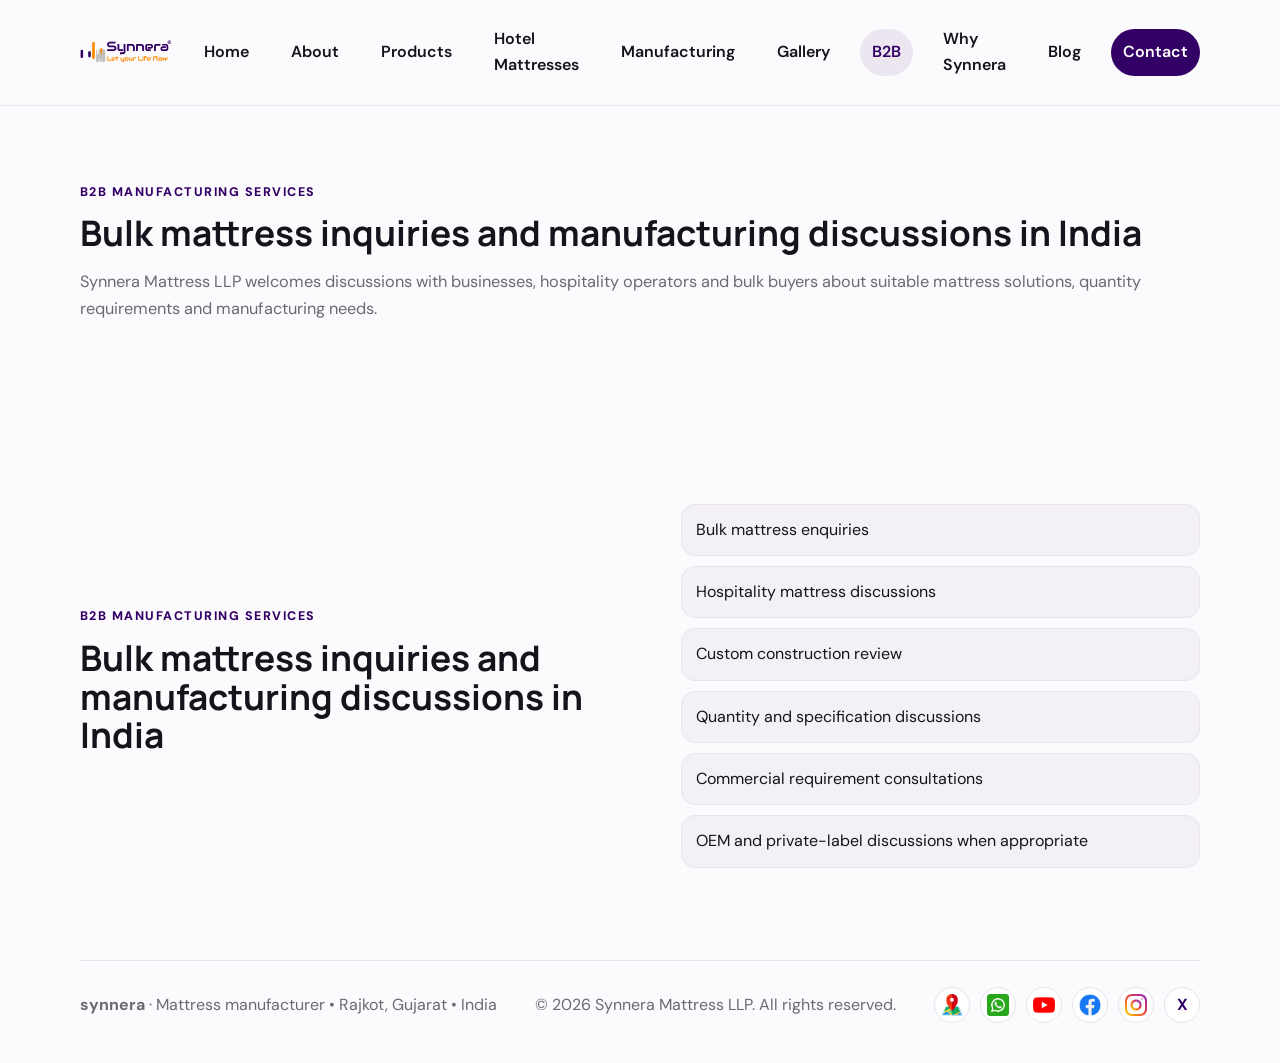
<file: b2b.html>
<!doctype html>
<html lang="en">
<head>
  <meta charset="utf-8">
  <meta name="viewport" content="width=device-width,initial-scale=1">
  <meta name="theme-color" content="#330066">
  <title>OEM & Private Label Mattress Manufacturer India | Synnera</title>
  <meta name="description" content="Synnera provides OEM, private-label, bulk and customized mattress manufacturing for businesses in India, including custom sizes, firmness, fabrics, branding and more.">
  <meta name="robots" content="index, follow">
  <link rel="canonical" href="https://www.synnera.com/b2b.html">
  <meta property="og:title" content="OEM & Private Label Mattress Manufacturer India | Synnera">
  <meta property="og:description" content="Synnera provides OEM, private-label, bulk and customized mattress manufacturing for businesses in India.">
  <meta property="og:url" content="https://www.synnera.com/b2b.html">
  <meta property="og:type" content="website">
  <meta property="og:site_name" content="Synnera">
  <meta property="og:image" content="https://www.synnera.com/assets/og-image.jpg">
  <meta property="og:image:width" content="1200">
  <meta property="og:image:height" content="630">
  <meta property="og:image:alt" content="Synnera - Let your Life Flow, mattress manufacturer in India">
  <meta name="twitter:card" content="summary_large_image">
  <meta name="twitter:title" content="OEM & Private Label Mattress Manufacturer India | Synnera">
  <meta name="twitter:description" content="Synnera provides OEM, private-label, bulk and customized mattress manufacturing for businesses in India.">
  <meta name="twitter:image" content="https://www.synnera.com/assets/og-image.jpg">
  <link rel="icon" type="image/svg+xml" href="/assets/synnera-logo.svg">
  <link rel="preconnect" href="https://fonts.googleapis.com">
  <link rel="preconnect" href="https://fonts.gstatic.com" crossorigin>
  <link href="https://fonts.googleapis.com/css2?family=DM+Sans:wght@400;500;600;700&family=Manrope:wght@500;600;700;800&display=swap" rel="stylesheet">
  <link rel="stylesheet" href="/styles.css">
  <script type="application/ld+json">
  {
    "@context": "https://schema.org",
    "@type": "BreadcrumbList",
    "itemListElement": [
      {"@type": "ListItem", "position": 1, "name": "Home", "item": "https://www.synnera.com/"},
      {"@type": "ListItem", "position": 2, "name": "B2B", "item": "https://www.synnera.com/b2b.html"}
    ]
  }
  </script>
</head>
<body>
  <div id="app"><div class="loading"><span></span><span></span><span></span></div></div>
  <script src="/app.js"></script>
</body>
</html>
</file>
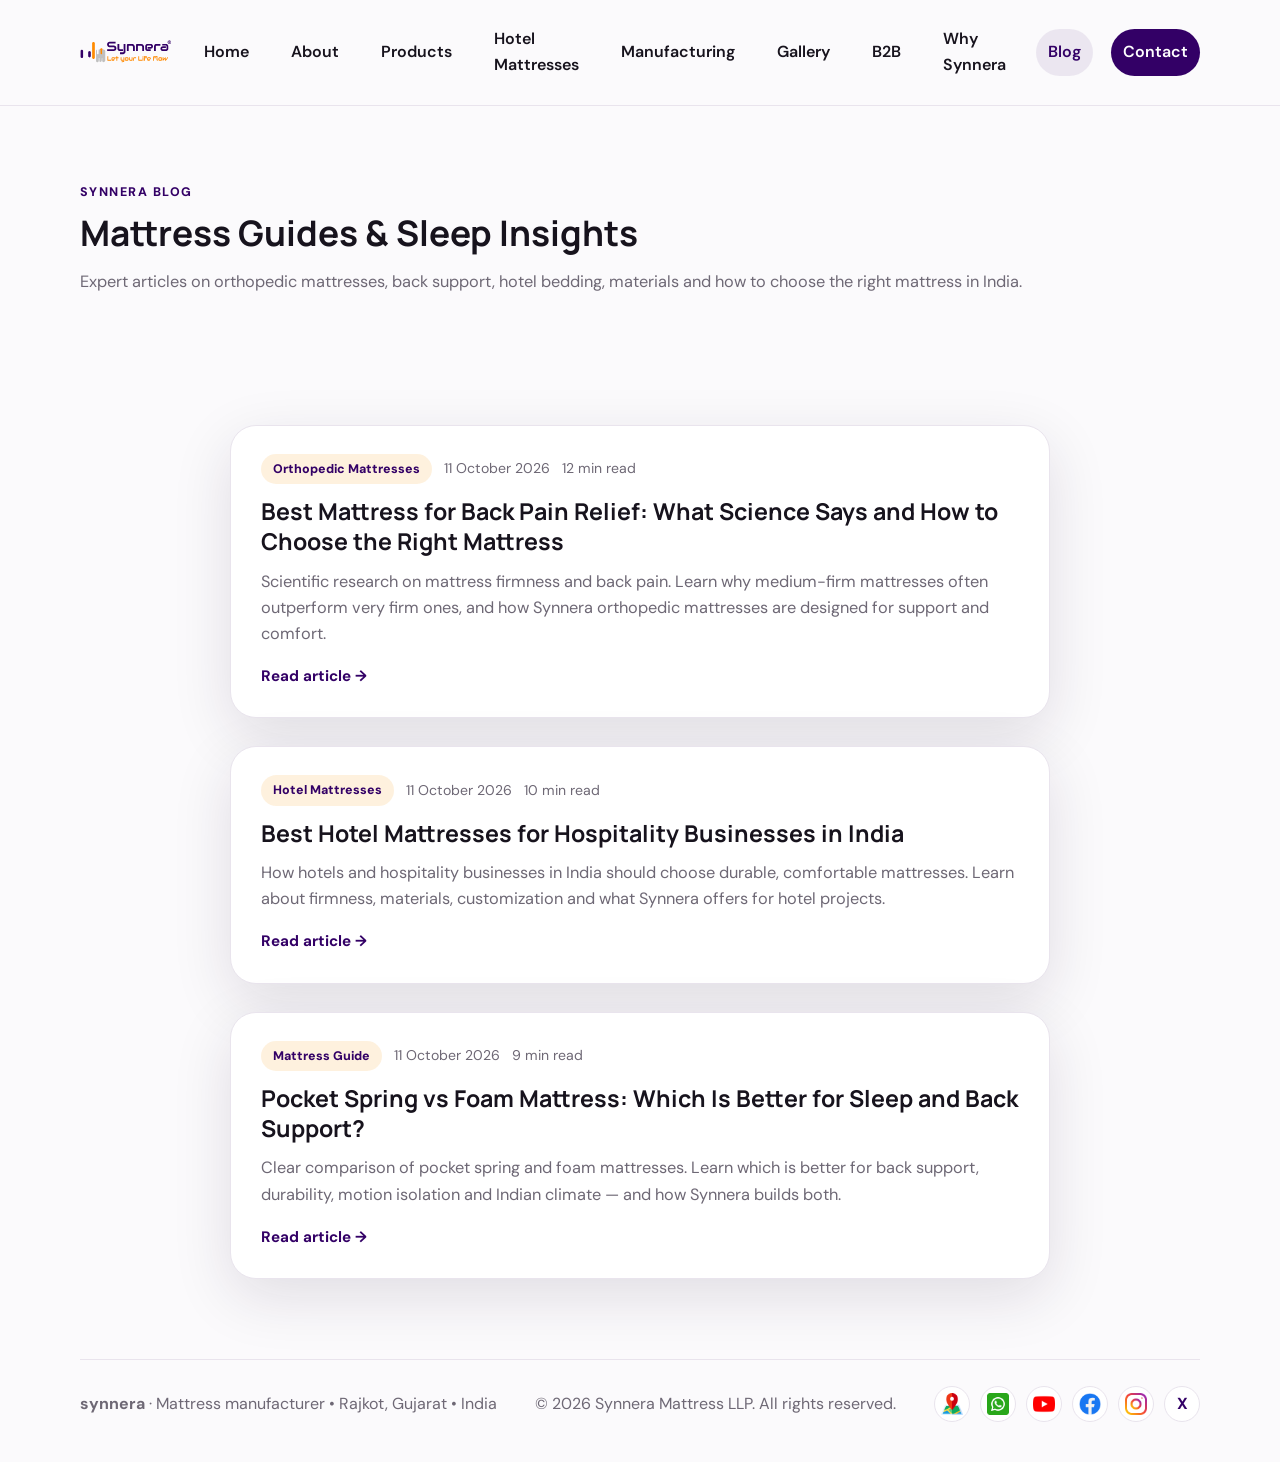
<file: blog.html>
<!doctype html>
<html lang="en">
<head>
  <meta charset="utf-8">
  <meta name="viewport" content="width=device-width,initial-scale=1">
  <meta name="theme-color" content="#330066">
  <title>Blog | Mattress Guides & Sleep Insights | Synnera</title>
  <meta name="description" content="Expert mattress guides from Synnera Mattress LLP. Learn about orthopedic mattresses, back pain relief, hotel mattresses, pocket spring technology and how to choose the right mattress.">
  <meta name="robots" content="index, follow">
  <link rel="canonical" href="https://www.synnera.com/blog.html">
  <meta property="og:title" content="Blog | Mattress Guides & Sleep Insights | Synnera">
  <meta property="og:description" content="Expert mattress guides from Synnera Mattress LLP.">
  <meta property="og:url" content="https://www.synnera.com/blog.html">
  <meta property="og:type" content="website">
  <meta property="og:site_name" content="Synnera">
  <meta property="og:image" content="https://www.synnera.com/assets/og-image.jpg">
  <meta property="og:image:width" content="1200">
  <meta property="og:image:height" content="630">
  <meta property="og:image:alt" content="Synnera - Let your Life Flow, mattress manufacturer in India">
  <meta name="twitter:card" content="summary_large_image">
  <meta name="twitter:title" content="Blog | Mattress Guides & Sleep Insights | Synnera">
  <meta name="twitter:description" content="Expert mattress guides from Synnera Mattress LLP.">
  <meta name="twitter:image" content="https://www.synnera.com/assets/og-image.jpg">
  <link rel="icon" type="image/svg+xml" href="/assets/synnera-logo.svg">
  <link rel="preconnect" href="https://fonts.googleapis.com">
  <link rel="preconnect" href="https://fonts.gstatic.com" crossorigin>
  <link href="https://fonts.googleapis.com/css2?family=DM+Sans:wght@400;500;600;700&family=Manrope:wght@500;600;700;800&display=swap" rel="stylesheet">
  <link rel="stylesheet" href="/styles.css">
</head>
<body>
  <div id="app"><div class="loading"><span></span><span></span><span></span></div></div>
  <script src="/app.js"></script>
</body>
</html>
</file>
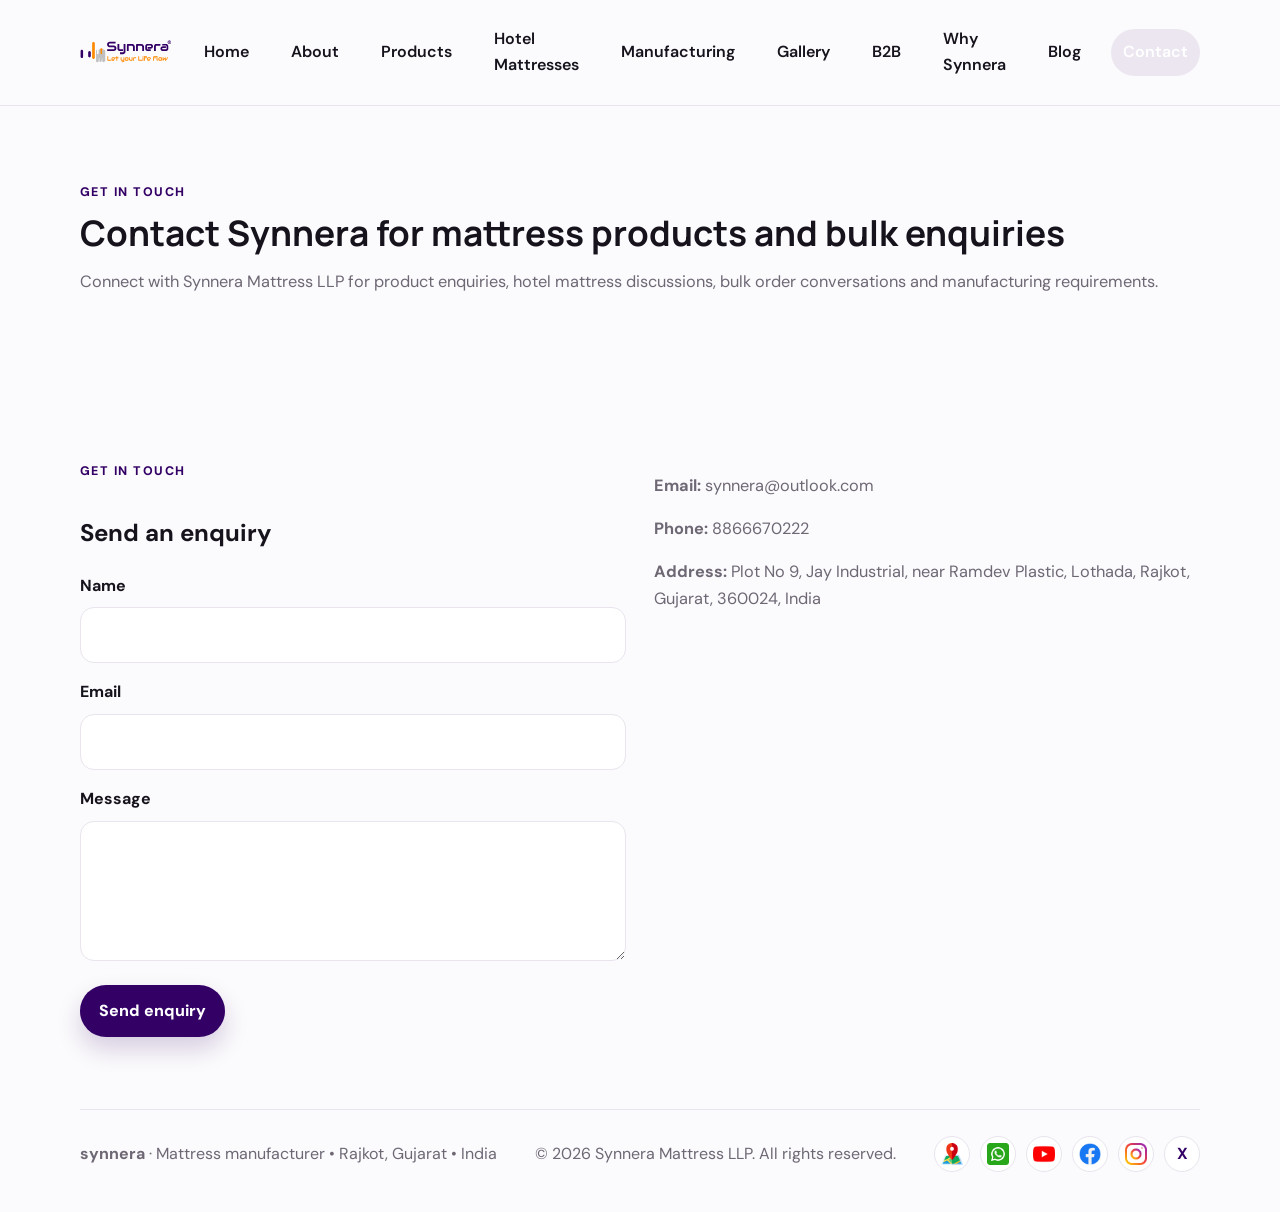
<file: contact.html>
<!doctype html>
<html lang="en">
<head>
  <meta charset="utf-8">
  <meta name="viewport" content="width=device-width,initial-scale=1">
  <meta name="theme-color" content="#330066">
  <title>Contact Synnera | Mattress Manufacturer Rajkot Gujarat</title>
  <meta name="description" content="Contact Synnera Mattress LLP in Rajkot, Gujarat for mattress products, OEM, private-label, bulk and customized mattress manufacturing enquiries.">
  <meta name="robots" content="index, follow">
  <link rel="canonical" href="https://www.synnera.com/contact.html">
  <meta property="og:title" content="Contact Synnera | Mattress Manufacturer Rajkot Gujarat">
  <meta property="og:description" content="Contact Synnera Mattress LLP in Rajkot, Gujarat for mattress products and manufacturing enquiries.">
  <meta property="og:url" content="https://www.synnera.com/contact.html">
  <meta property="og:type" content="website">
  <meta property="og:site_name" content="Synnera">
  <meta property="og:image" content="https://www.synnera.com/assets/og-image.jpg">
  <meta property="og:image:width" content="1200">
  <meta property="og:image:height" content="630">
  <meta property="og:image:alt" content="Synnera - Let your Life Flow, mattress manufacturer in India">
  <meta name="twitter:card" content="summary_large_image">
  <meta name="twitter:title" content="Contact Synnera | Mattress Manufacturer Rajkot Gujarat">
  <meta name="twitter:description" content="Contact Synnera Mattress LLP in Rajkot, Gujarat for mattress products and manufacturing enquiries.">
  <meta name="twitter:image" content="https://www.synnera.com/assets/og-image.jpg">
  <link rel="icon" type="image/svg+xml" href="/assets/synnera-logo.svg">
  <link rel="preconnect" href="https://fonts.googleapis.com">
  <link rel="preconnect" href="https://fonts.gstatic.com" crossorigin>
  <link href="https://fonts.googleapis.com/css2?family=DM+Sans:wght@400;500;600;700&family=Manrope:wght@500;600;700;800&display=swap" rel="stylesheet">
  <link rel="stylesheet" href="/styles.css">
  <script type="application/ld+json">
  {
    "@context": "https://schema.org",
    "@type": "BreadcrumbList",
    "itemListElement": [
      {"@type": "ListItem", "position": 1, "name": "Home", "item": "https://www.synnera.com/"},
      {"@type": "ListItem", "position": 2, "name": "Contact", "item": "https://www.synnera.com/contact.html"}
    ]
  }
  </script>
</head>
<body>
  <div id="app"><div class="loading"><span></span><span></span><span></span></div></div>
  <script src="/app.js"></script>
</body>
</html>
</file>
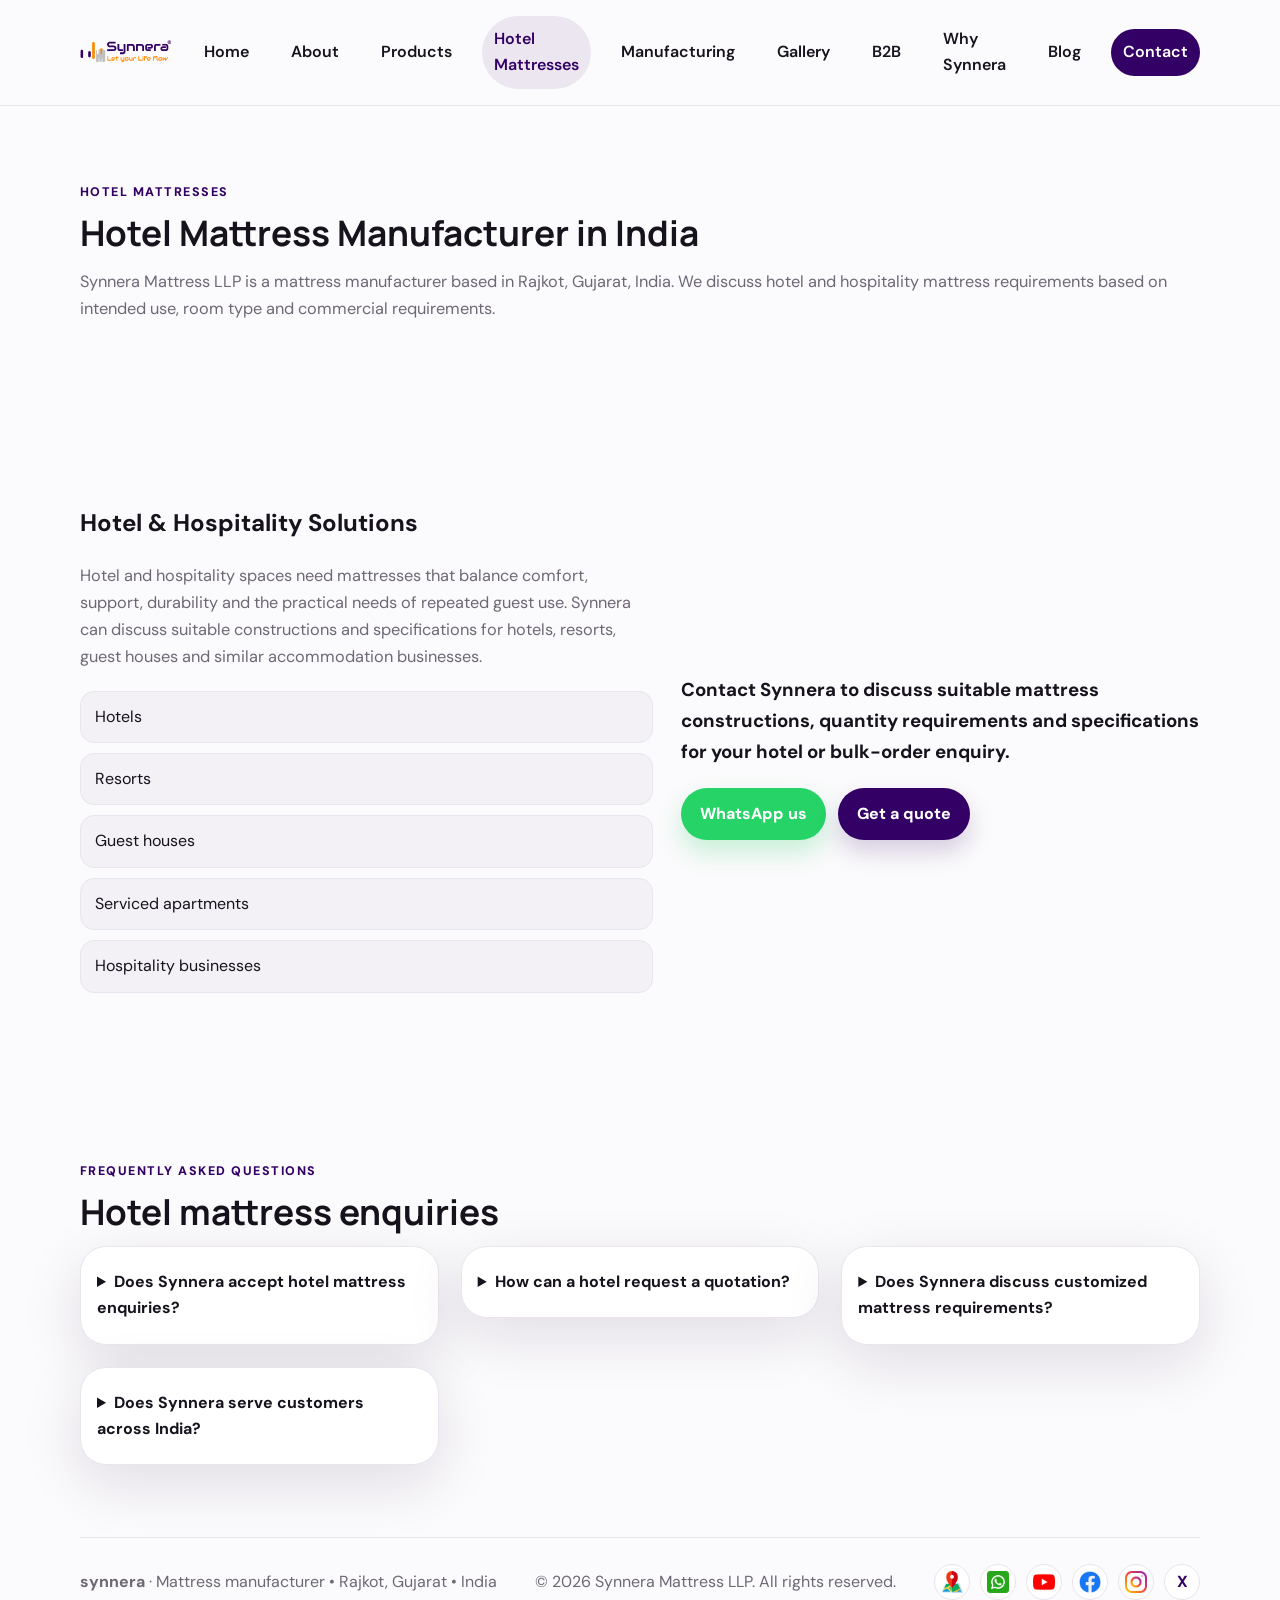
<file: hotel-mattresses.html>
<!doctype html>
<html lang="en">
<head>
  <meta charset="utf-8">
  <meta name="viewport" content="width=device-width,initial-scale=1">
  <meta name="theme-color" content="#330066">
  <title>Hotel Mattress Manufacturer in India | Synnera Mattress LLP</title>
  <meta name="description" content="Explore hotel mattress options from Synnera Mattress LLP, a mattress manufacturer based in Rajkot, Gujarat, India. Contact us for hotel and bulk mattress enquiries.">
  <meta name="robots" content="index, follow">
  <link rel="canonical" href="https://www.synnera.com/hotel-mattresses.html">
  <meta property="og:title" content="Hotel Mattress Manufacturer in India | Synnera Mattress LLP">
  <meta property="og:description" content="Explore hotel mattress options from Synnera Mattress LLP, a mattress manufacturer based in Rajkot, Gujarat, India. Contact us for hotel and bulk mattress enquiries.">
  <meta property="og:url" content="https://www.synnera.com/hotel-mattresses.html">
  <meta property="og:type" content="website">
  <meta property="og:site_name" content="Synnera">
  <meta property="og:image" content="https://www.synnera.com/assets/og-image.jpg">
  <meta property="og:image:width" content="1200">
  <meta property="og:image:height" content="630">
  <meta property="og:image:alt" content="Synnera - Let your Life Flow, mattress manufacturer in India">
  <meta name="twitter:card" content="summary_large_image">
  <meta name="twitter:title" content="Hotel Mattress Manufacturer in India | Synnera Mattress LLP">
  <meta name="twitter:description" content="Explore hotel mattress options from Synnera Mattress LLP, a mattress manufacturer based in Rajkot, Gujarat, India.">
  <meta name="twitter:image" content="https://www.synnera.com/assets/og-image.jpg">
  <link rel="icon" type="image/svg+xml" href="/assets/synnera-logo.svg">
  <link rel="preconnect" href="https://fonts.googleapis.com">
  <link rel="preconnect" href="https://fonts.gstatic.com" crossorigin>
  <link href="https://fonts.googleapis.com/css2?family=DM+Sans:wght@400;500;600;700&family=Manrope:wght@500;600;700;800&display=swap" rel="stylesheet">
  <link rel="stylesheet" href="/styles.css">
  <script type="application/ld+json">
  {
    "@context": "https://schema.org",
    "@type": "WebPage",
    "name": "Hotel Mattress Manufacturer in India",
    "url": "https://www.synnera.com/hotel-mattresses.html",
    "description": "Explore hotel mattress options from Synnera Mattress LLP, a mattress manufacturer based in Rajkot, Gujarat, India.",
    "publisher": {
      "@type": "Organization",
      "name": "Synnera Mattress LLP",
      "url": "https://www.synnera.com/",
      "logo": "https://www.synnera.com/assets/synnera-logo.svg"
    }
  }
  </script>
</head>
<body>
  <div id="app">
    <main>
      <section class="page-intro">
        <div class="container">
          <div class="section-head">
            <div class="eyebrow">Hotel Mattresses</div>
            <h1>Hotel Mattress Manufacturer in India</h1>
            <p>Synnera Mattress LLP is a mattress manufacturer based in Rajkot, Gujarat, India. We discuss suitable mattress options for hotels, resorts, guest houses, serviced apartments and other hospitality businesses across India.</p>
          </div>
        </div>
      </section>

      <section class="hotel-content">
        <div class="container hotel-grid">
          <div>
            <h2>Hotel and hospitality mattress requirements</h2>
            <p>Hotels and hospitality businesses often need mattresses that balance comfort, support and repeated use across guest rooms. Synnera can discuss suitable constructions and product specifications based on your requirements.</p>
            <p>We welcome discussions around mattress suitability for different room categories, hotel operations and bulk requirements. Our team can talk through product options, quantity needs and commercial terms.</p>
            <ul>
              <li>Hotels</li>
              <li>Resorts</li>
              <li>Guest houses</li>
              <li>Serviced apartments</li>
              <li>Hospitality businesses</li>
            </ul>
            <a class="btn btn-whatsapp" href="https://wa.me/918866670222?text=Hello%20Synnera%20Mattress%20LLP%2C%20I%20am%20interested%20in%20your%20Hotel%20Mattresses%20for%20a%20bulk%20order." target="_blank">Contact on WhatsApp</a>
          </div>
        </div>
      </section>

      <section class="faq">
        <div class="container">
          <div class="section-head">
            <div class="eyebrow">Frequently Asked Questions</div>
            <h2>Hotel mattress enquiries</h2>
          </div>
          <div class="faq-grid">
            <article class="faq-item">
              <details>
                <summary>Does Synnera accept hotel mattress enquiries?</summary>
                <p>Yes. Synnera Mattress LLP welcomes hotel, resort, guest house and bulk-order enquiries. We can discuss suitable mattress options based on the intended use and customer requirements.</p>
              </details>
            </article>
            <article class="faq-item">
              <details>
                <summary>How can a hotel request a quotation?</summary>
                <p>Hotels and hospitality businesses can contact Synnera through the website contact form, by phone, by WhatsApp or by email to discuss quantities, suitability and commercial requirements.</p>
              </details>
            </article>
            <article class="faq-item">
              <details>
                <summary>Does Synnera discuss customized mattress requirements?</summary>
                <p>Yes. Synnera can discuss custom mattress requirements, suitable constructions and commercial needs directly with the customer.</p>
              </details>
            </article>
            <article class="faq-item">
              <details>
                <summary>Does Synnera serve customers across India?</summary>
                <p>Synnera Mattress LLP serves customers across India, including business and hospitality customers seeking product information and bulk-order discussions.</p>
              </details>
            </article>
          </div>
        </div>
      </section>

      <section class="hotel-contact">
        <div class="container">
          <h2>Contact Synnera for Hotel Mattress Enquiries</h2>
          <p><strong>Email:</strong> <a href="mailto:synnera@outlook.com">synnera@outlook.com</a></p>
          <p><strong>Phone / WhatsApp:</strong> <a href="tel:+918866670222">8866670222</a></p>
          <p><strong>Address:</strong> Plot No 9, Jay Industrial, near Ramdev Plastic, Lothada, Rajkot, Gujarat, 360024, India</p>
          <p><a class="btn btn-primary" href="/products.html">View Products</a> <a class="btn btn-secondary" href="/contact.html">Contact Us</a></p>
        </div>
      </section>
    </main>
  </div>
  <script src="/app.js"></script>
</body>
</html>
</file>
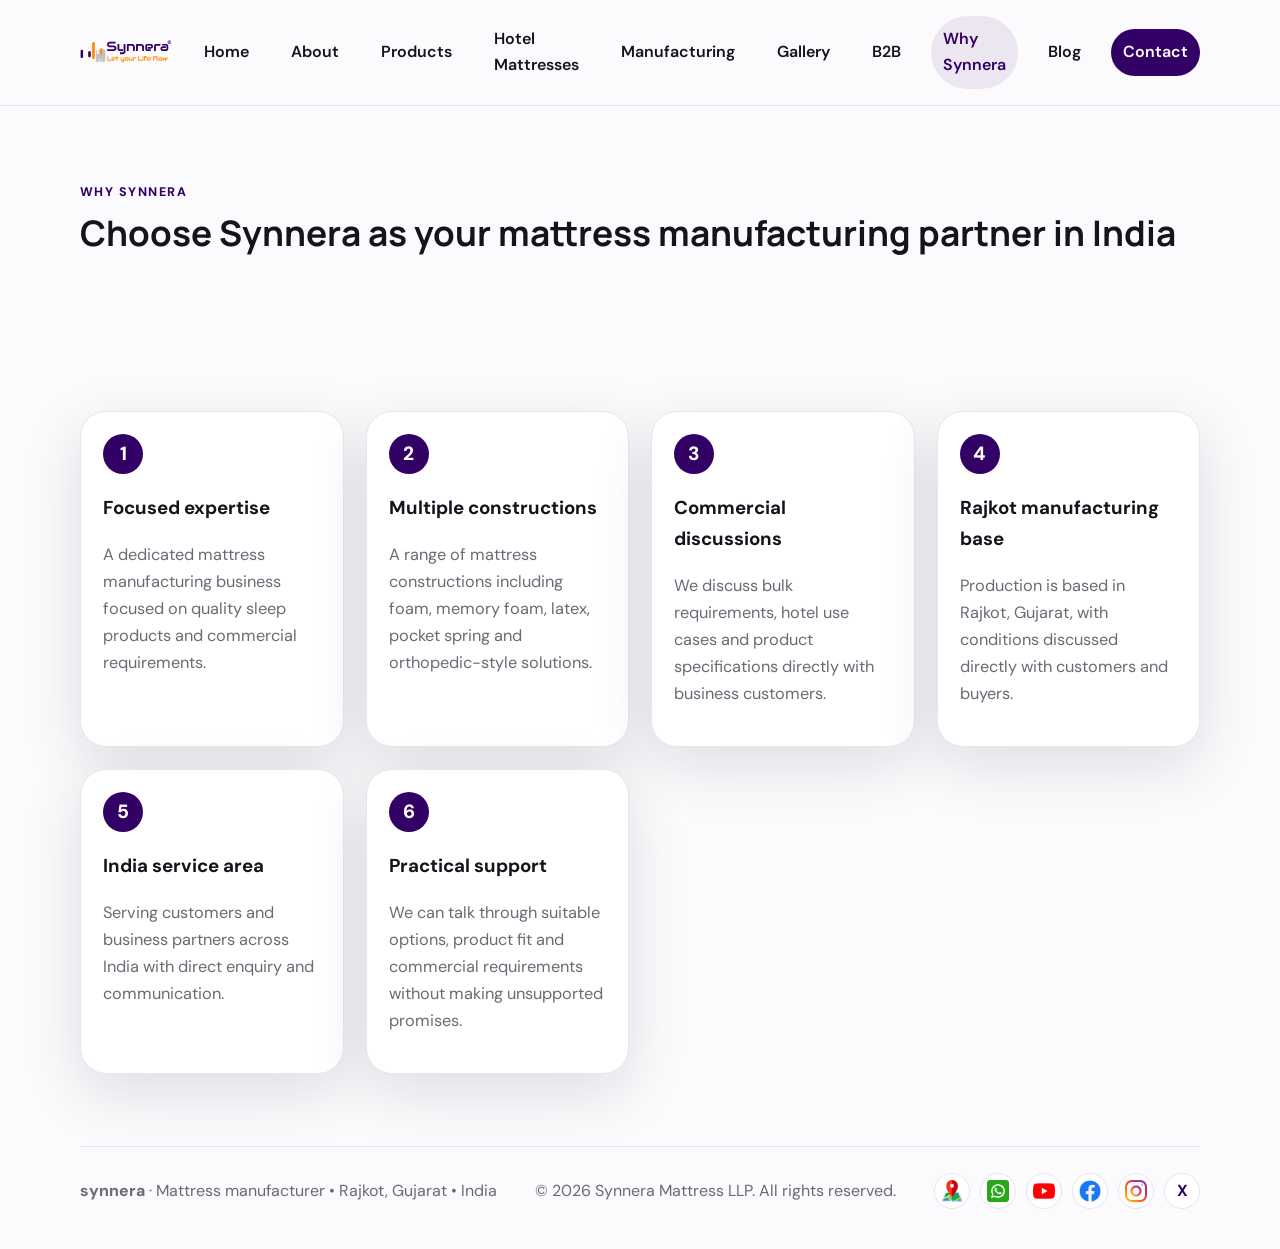
<file: why-synnera.html>
<!doctype html>
<html lang="en">
<head>
  <meta charset="utf-8">
  <meta name="viewport" content="width=device-width,initial-scale=1">
  <meta name="theme-color" content="#330066">
  <title>Why Choose Synnera | Mattress Manufacturing Partner India</title>
  <meta name="description" content="Learn about Synnera's manufacturing capabilities, product constructions, customization options and B2B mattress manufacturing services.">
  <meta name="robots" content="index, follow">
  <link rel="canonical" href="https://www.synnera.com/why-synnera.html">
  <meta property="og:title" content="Why Choose Synnera | Mattress Manufacturing Partner India">
  <meta property="og:description" content="Learn about Synnera's manufacturing capabilities, product constructions and customization options.">
  <meta property="og:url" content="https://www.synnera.com/why-synnera.html">
  <meta property="og:type" content="website">
  <meta property="og:site_name" content="Synnera">
  <meta property="og:image" content="https://www.synnera.com/assets/og-image.jpg">
  <meta property="og:image:width" content="1200">
  <meta property="og:image:height" content="630">
  <meta property="og:image:alt" content="Synnera - Let your Life Flow, mattress manufacturer in India">
  <meta name="twitter:card" content="summary_large_image">
  <meta name="twitter:title" content="Why Choose Synnera | Mattress Manufacturing Partner India">
  <meta name="twitter:description" content="Learn about Synnera's manufacturing capabilities and customization options.">
  <meta name="twitter:image" content="https://www.synnera.com/assets/og-image.jpg">
  <link rel="icon" type="image/svg+xml" href="/assets/synnera-logo.svg">
  <link rel="preconnect" href="https://fonts.googleapis.com">
  <link rel="preconnect" href="https://fonts.gstatic.com" crossorigin>
  <link href="https://fonts.googleapis.com/css2?family=DM+Sans:wght@400;500;600;700&family=Manrope:wght@500;600;700;800&display=swap" rel="stylesheet">
  <link rel="stylesheet" href="/styles.css">
  <script type="application/ld+json">
  {
    "@context": "https://schema.org",
    "@type": "BreadcrumbList",
    "itemListElement": [
      {"@type": "ListItem", "position": 1, "name": "Home", "item": "https://www.synnera.com/"},
      {"@type": "ListItem", "position": 2, "name": "Why Synnera", "item": "https://www.synnera.com/why-synnera.html"}
    ]
  }
  </script>
</head>
<body>
  <div id="app"><div class="loading"><span></span><span></span><span></span></div></div>
  <script src="/app.js"></script>
</body>
</html>
</file>
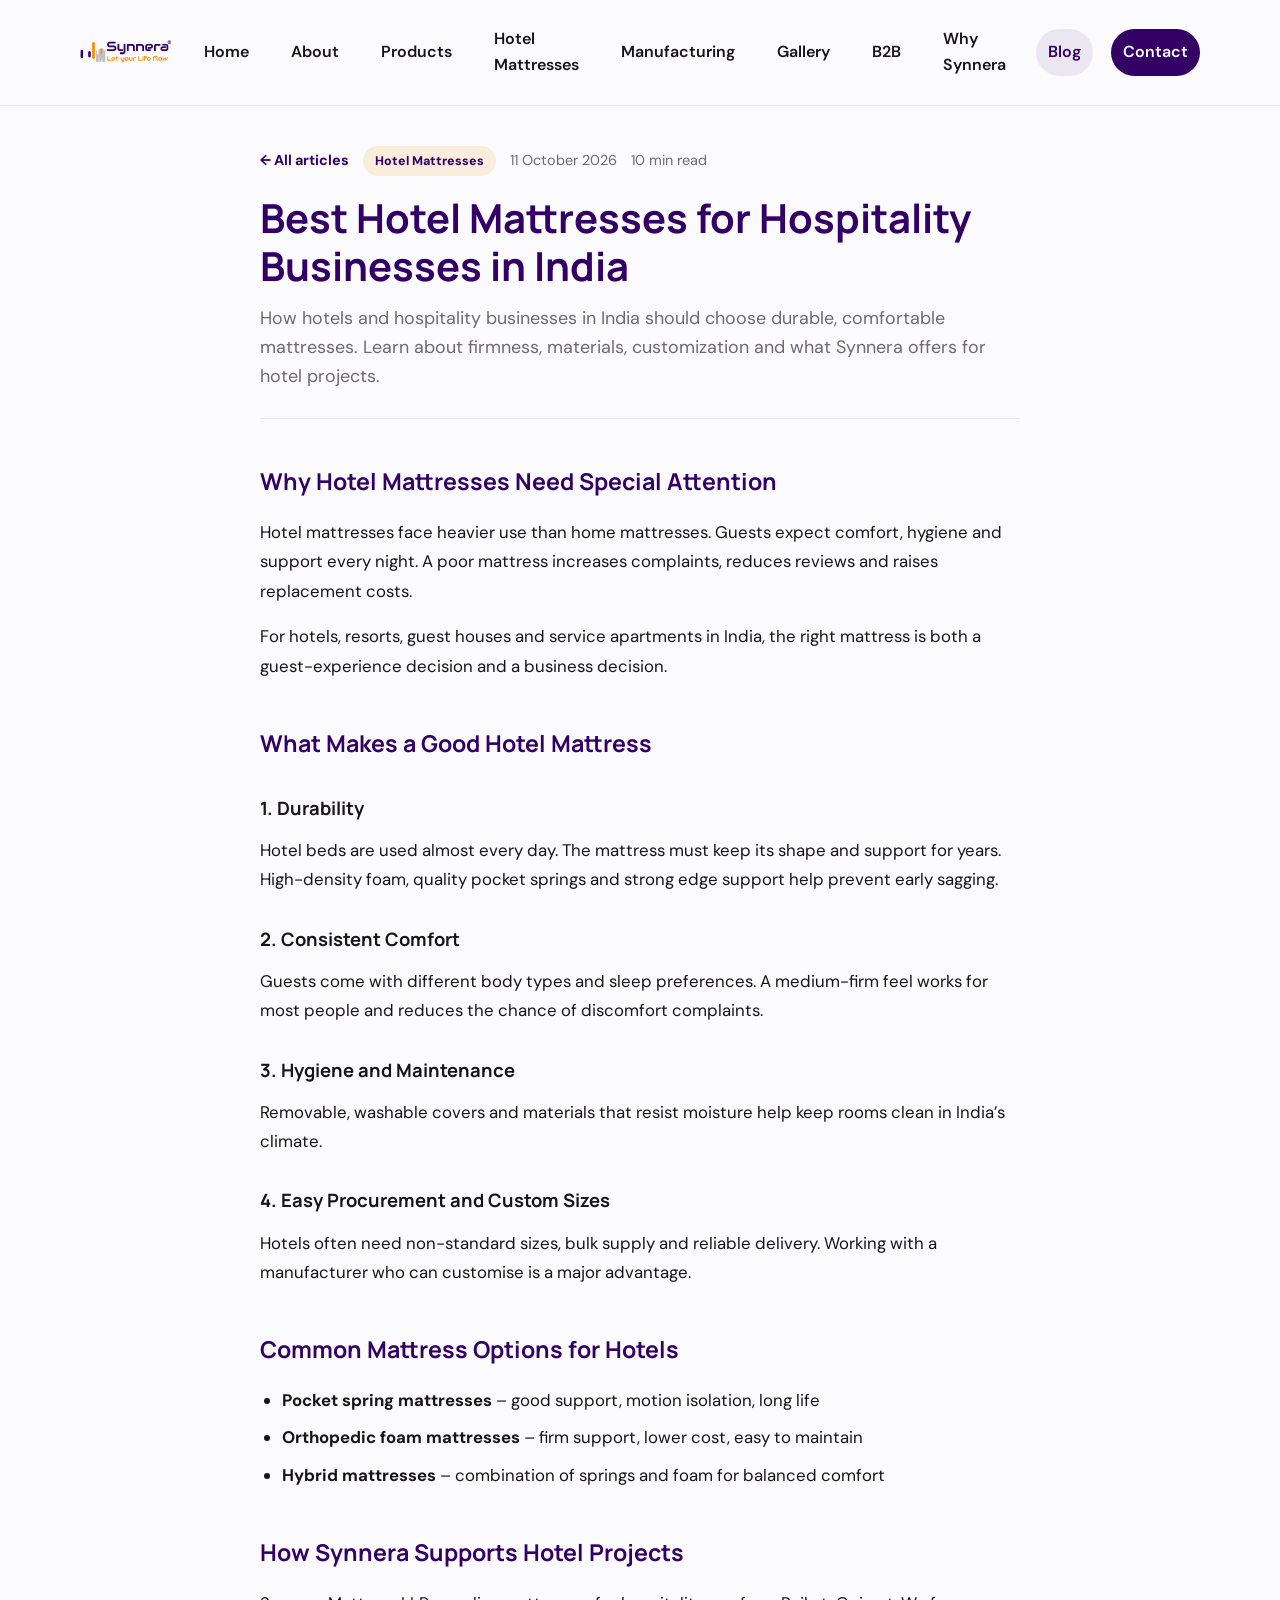
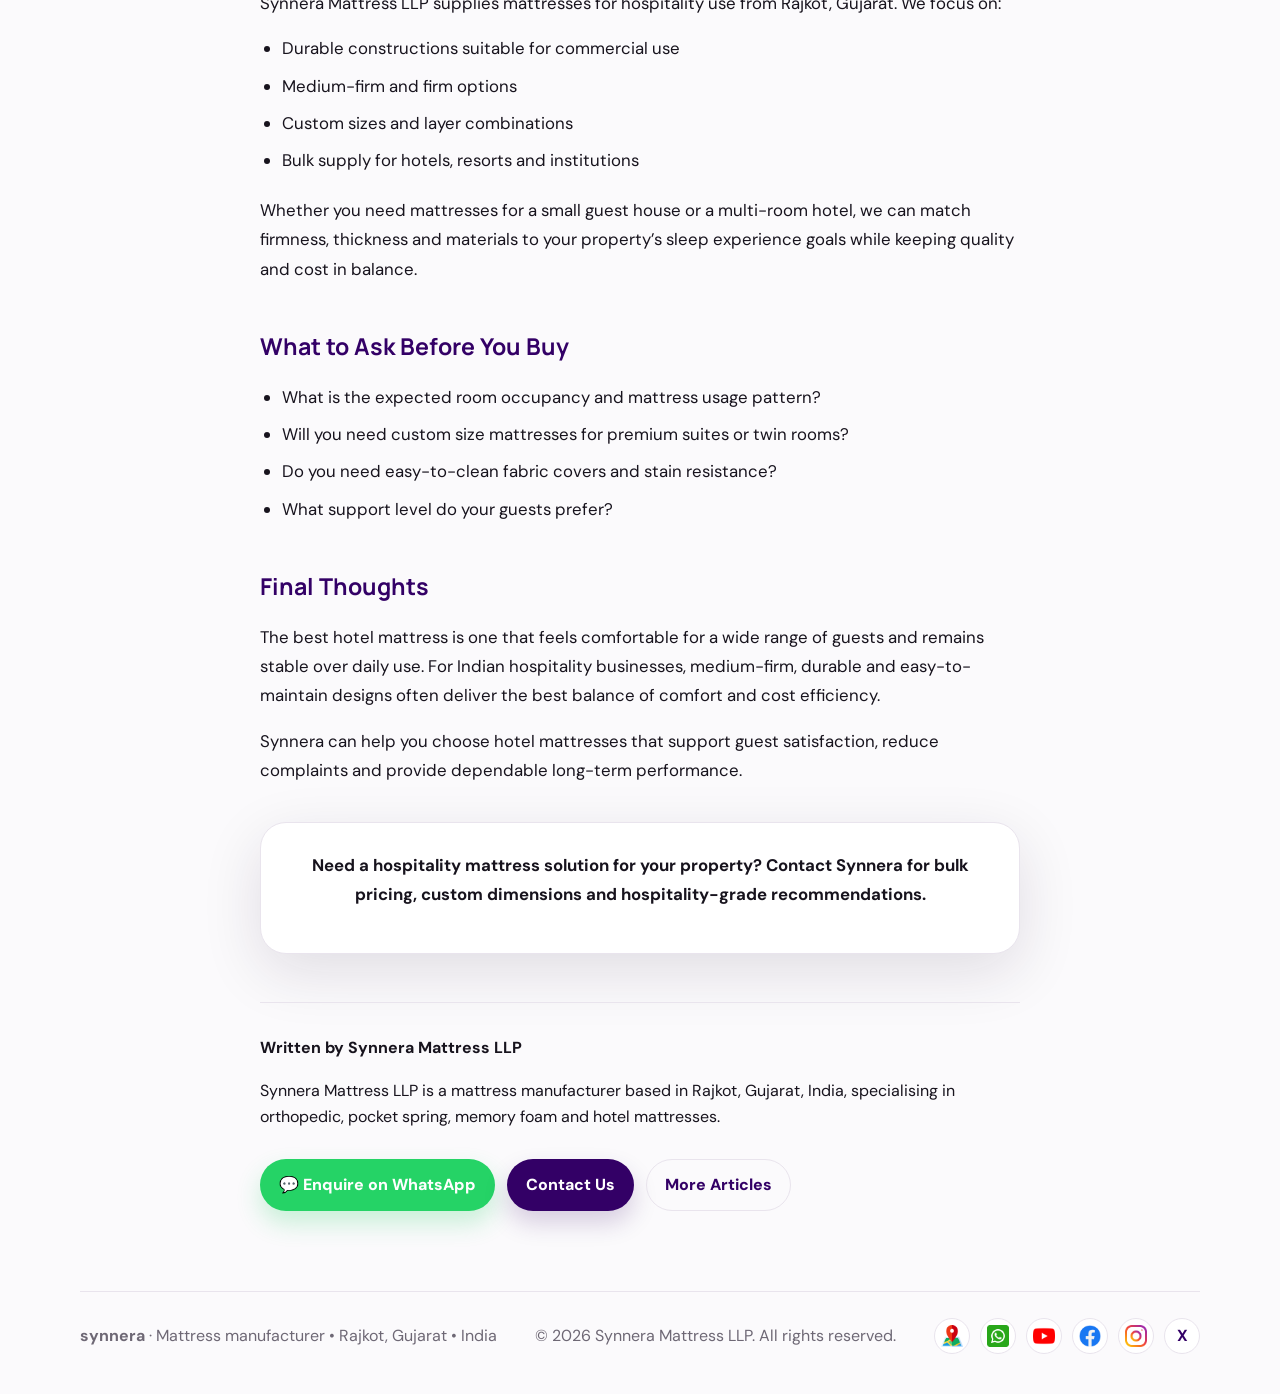
<file: blog/best-hotel-mattresses-for-hospitality-india.html>
<!doctype html>
<html lang="en">
<head>
  <meta charset="utf-8">
  <meta name="viewport" content="width=device-width,initial-scale=1">
  <meta name="theme-color" content="#330066">
  <title>Best Hotel Mattresses for Hospitality Businesses in India | Synnera</title>
  <meta name="description" content="Learn how hotels and hospitality businesses in India should choose durable, comfortable mattresses. Synnera helps with hotel-sized, medium-firm and custom solutions.">
  <meta name="robots" content="index, follow">
  <link rel="canonical" href="https://www.synnera.com/blog/best-hotel-mattresses-for-hospitality-india.html">
  <meta property="og:title" content="Best Hotel Mattresses for Hospitality Businesses in India | Synnera">
  <meta property="og:description" content="Guide to durable, hotel-grade mattress selection for Indian hospitality businesses.">
  <meta property="og:url" content="https://www.synnera.com/blog/best-hotel-mattresses-for-hospitality-india.html">
  <meta property="og:type" content="article">
  <meta property="og:site_name" content="Synnera">
  <meta property="og:image" content="https://www.synnera.com/assets/og-image.jpg">
  <meta property="og:image:width" content="1200">
  <meta property="og:image:height" content="630">
  <meta property="og:image:alt" content="Synnera - Let your Life Flow, mattress manufacturer in India">
  <meta name="twitter:card" content="summary_large_image">
  <meta name="twitter:title" content="Best Hotel Mattresses for Hospitality Businesses in India | Synnera">
  <meta name="twitter:description" content="Guide to durable, hotel-grade mattress selection for Indian hospitality businesses.">
  <meta name="twitter:image" content="https://www.synnera.com/assets/og-image.jpg">
  <link rel="icon" type="image/svg+xml" href="/assets/synnera-logo.svg">
  <link rel="preconnect" href="https://fonts.googleapis.com">
  <link rel="preconnect" href="https://fonts.gstatic.com" crossorigin>
  <link href="https://fonts.googleapis.com/css2?family=DM+Sans:wght@400;500;600;700&family=Manrope:wght@500;600;700;800&display=swap" rel="stylesheet">
  <link rel="stylesheet" href="/styles.css">
  <script type="application/ld+json" id="ld-article">
  {
    "@context": "https://schema.org",
    "@type": "Article",
    "headline": "Best Hotel Mattresses for Hospitality Businesses in India",
    "description": "How hotels and hospitality businesses in India should choose durable, comfortable mattresses. Learn about firmness, materials, customization and what Synnera offers for hotel projects.",
    "datePublished": "2026-10-11",
    "dateModified": "2026-10-11",
    "author": {
      "@type": "Organization",
      "name": "Synnera Mattress LLP",
      "url": "https://www.synnera.com/"
    },
    "publisher": {
      "@type": "Organization",
      "name": "Synnera Mattress LLP",
      "url": "https://www.synnera.com/",
      "logo": {
        "@type": "ImageObject",
        "url": "https://www.synnera.com/assets/synnera-logo.png"
      }
    },
    "mainEntityOfPage": {
      "@type": "WebPage",
      "@id": "https://www.synnera.com/blog/best-hotel-mattresses-for-hospitality-india.html"
    },
    "image": [
      "https://www.synnera.com/assets/og-image.jpg"
    ]
  }
  </script>
  <script type="application/ld+json">
  {
    "@context": "https://schema.org",
    "@type": "BreadcrumbList",
    "itemListElement": [
      {
        "@type": "ListItem",
        "position": 1,
        "name": "Home",
        "item": "https://www.synnera.com/"
      },
      {
        "@type": "ListItem",
        "position": 2,
        "name": "Blog",
        "item": "https://www.synnera.com/blog.html"
      },
      {
        "@type": "ListItem",
        "position": 3,
        "name": "Best Hotel Mattresses for Hospitality Businesses in India",
        "item": "https://www.synnera.com/blog/best-hotel-mattresses-for-hospitality-india.html"
      }
    ]
  }
  </script>
</head>
<body>
  <div id="app"><div class="loading"><span></span><span></span><span></span></div></div>
  <script src="/app.js"></script>
</body>
</html>
</file>
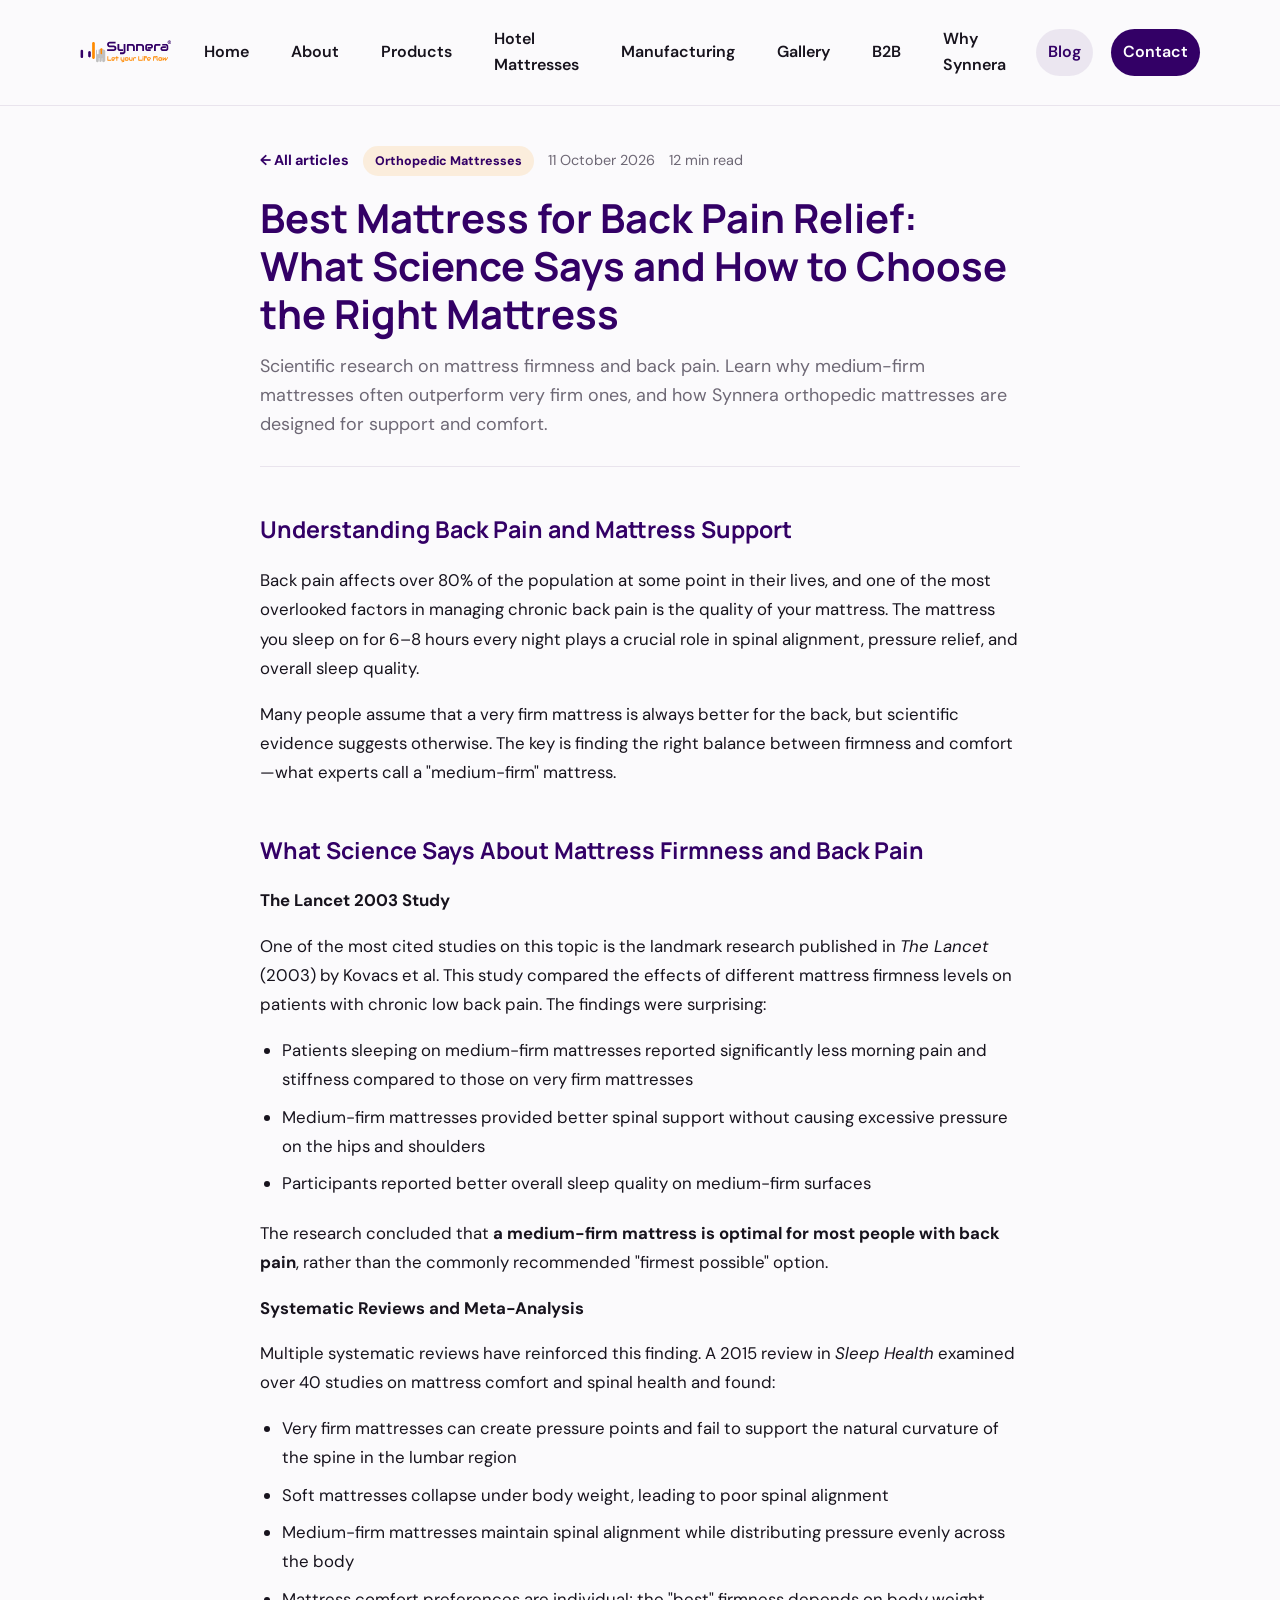
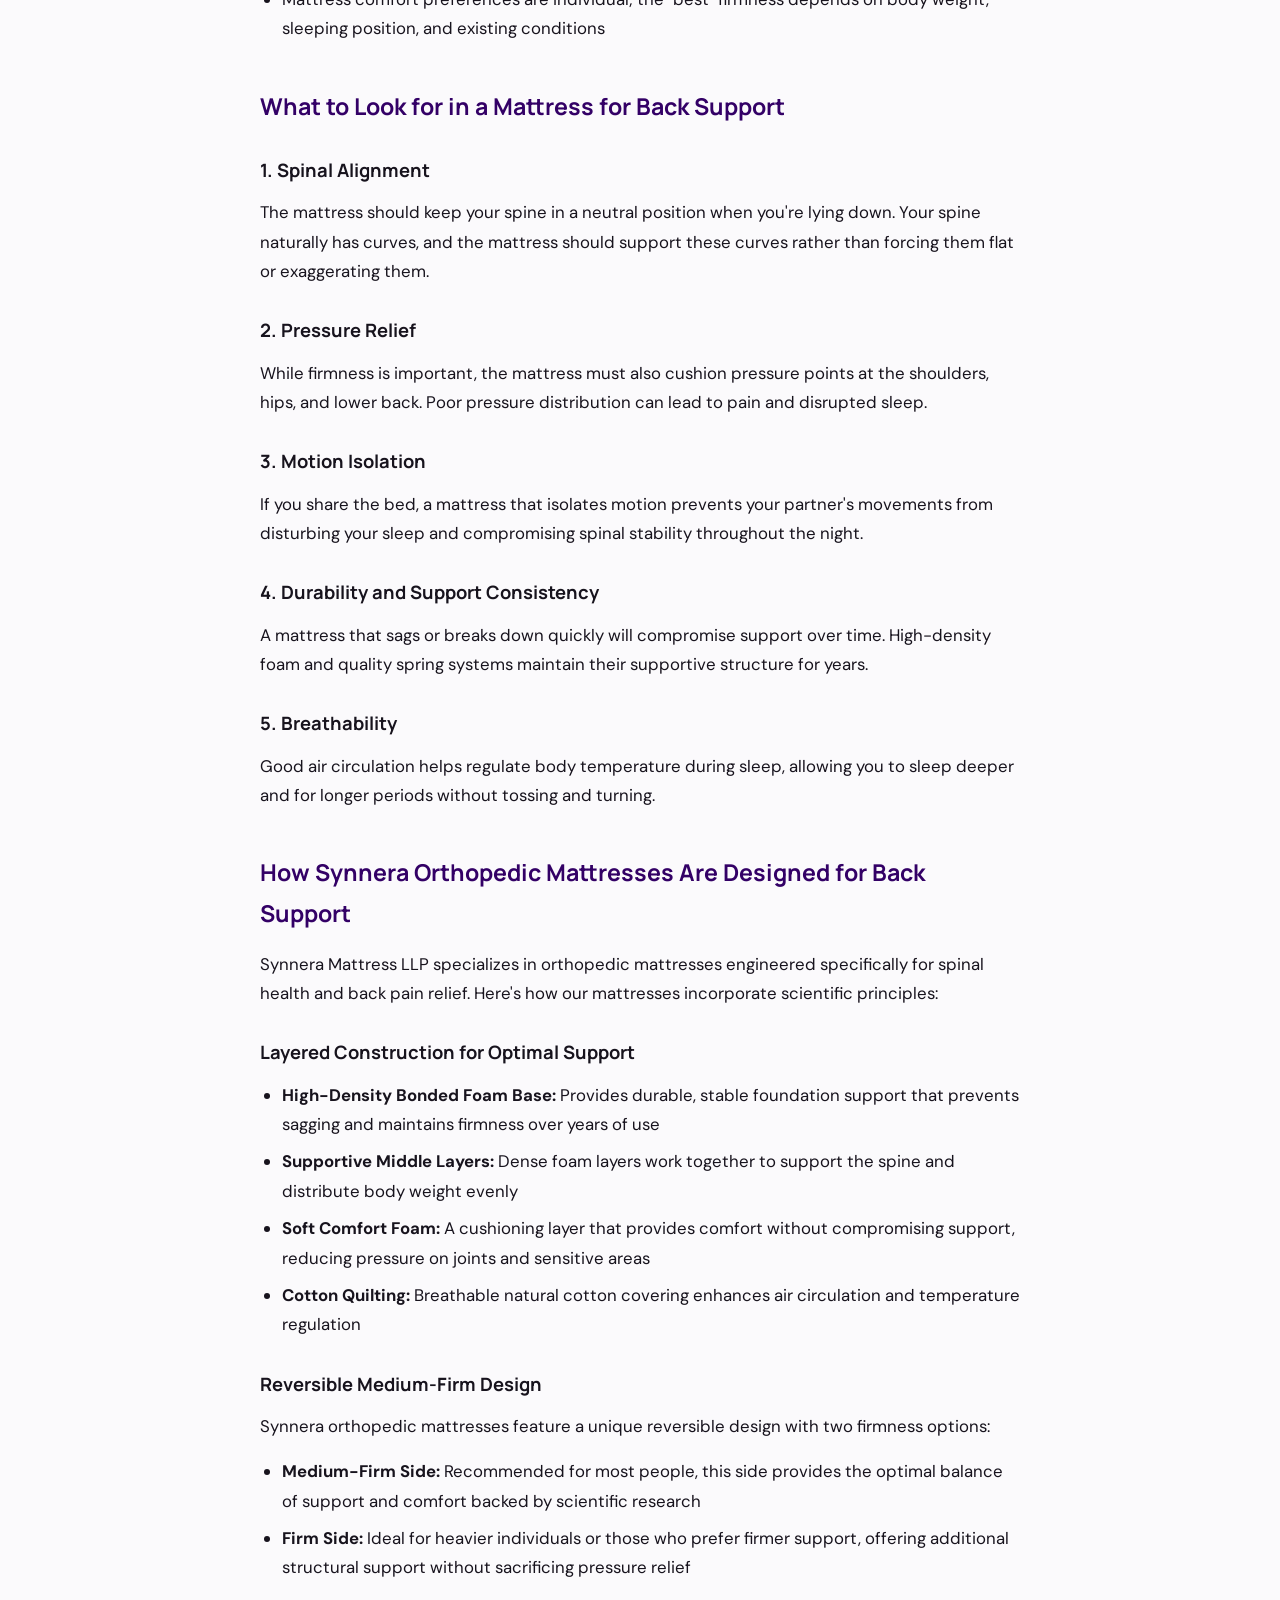
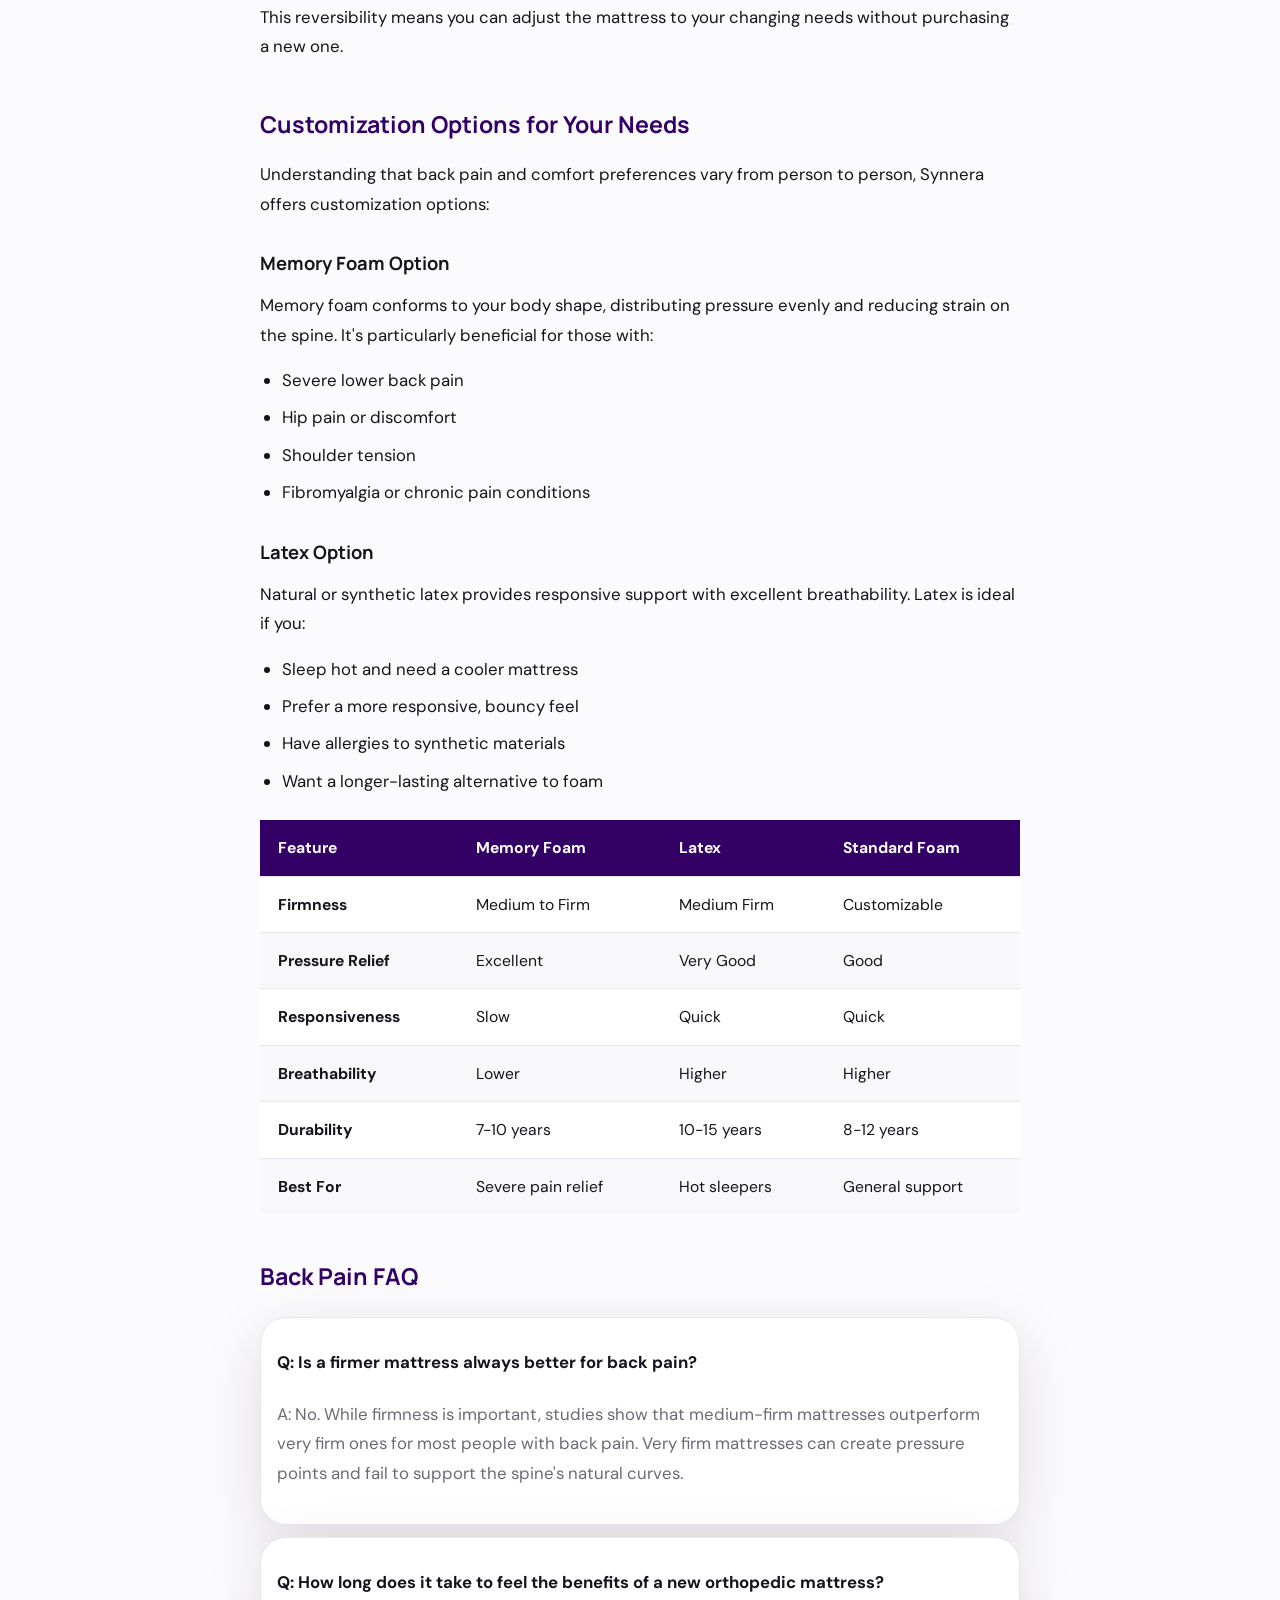
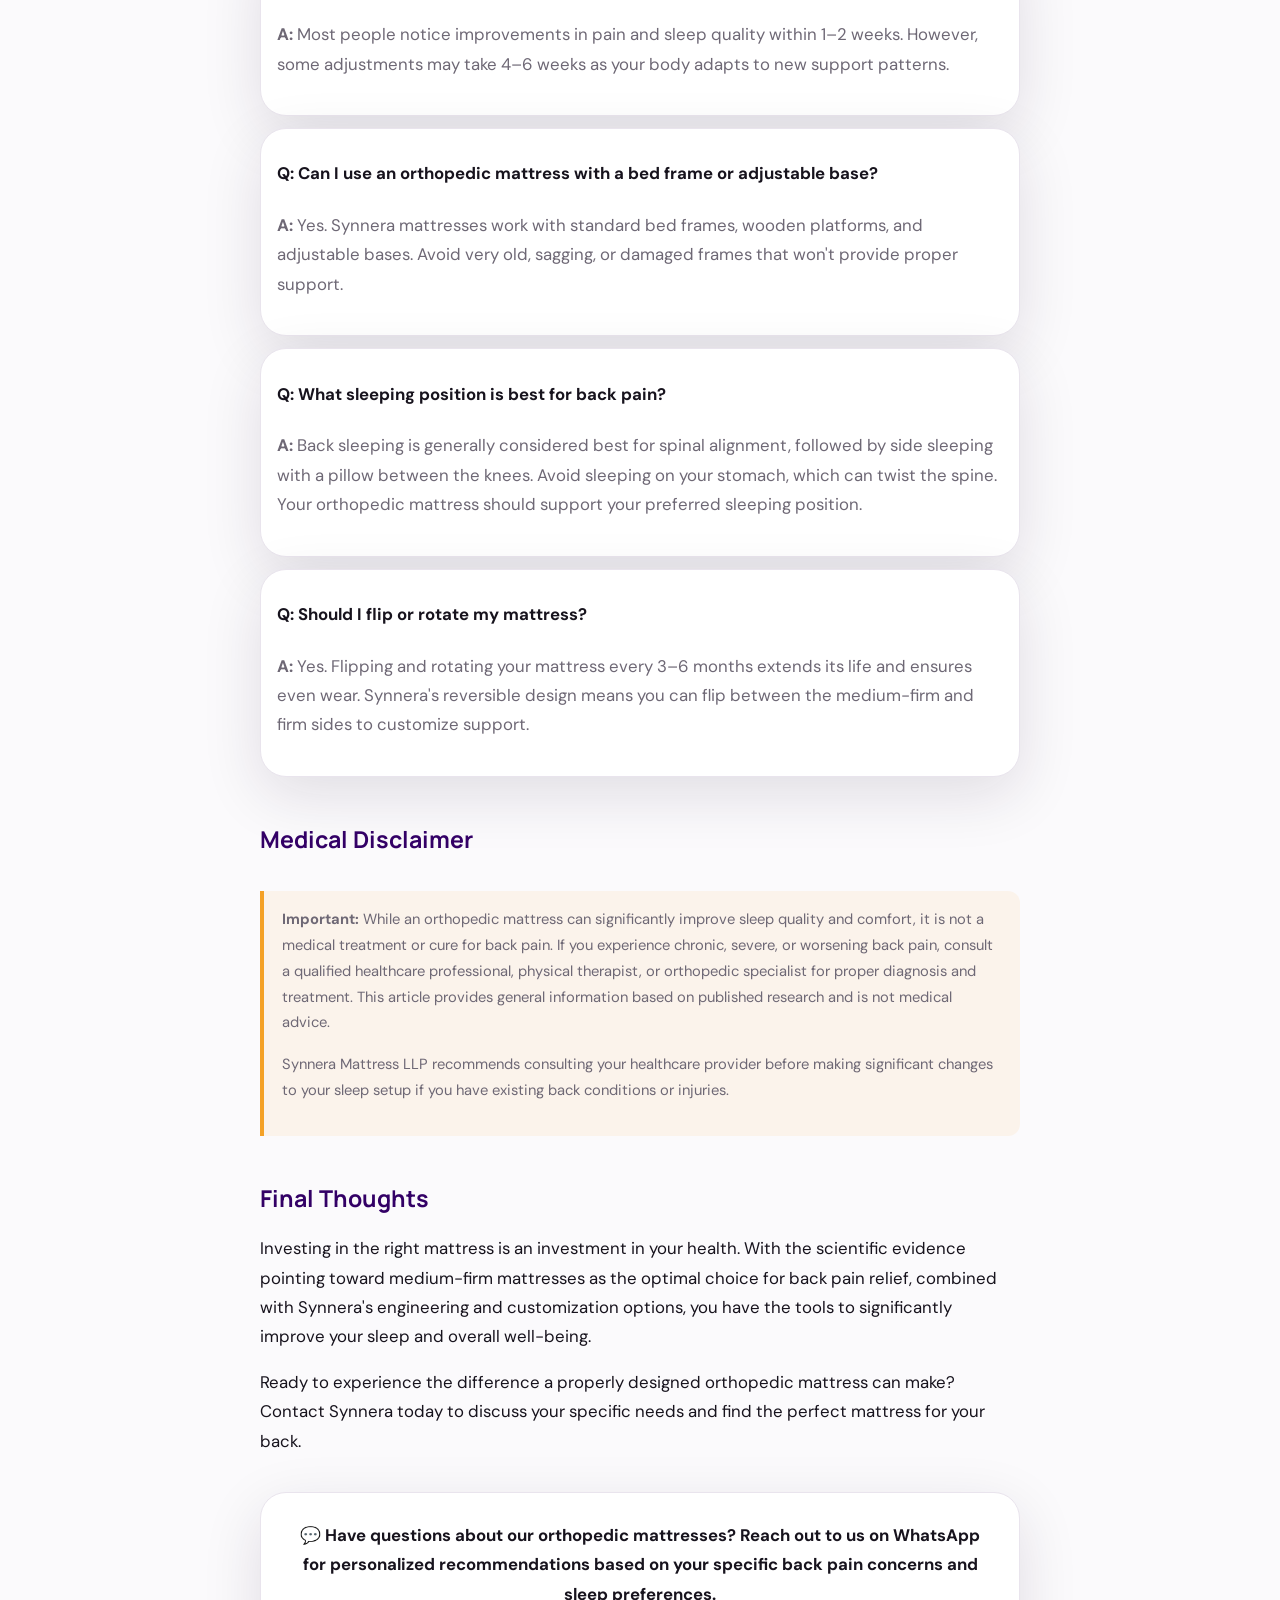
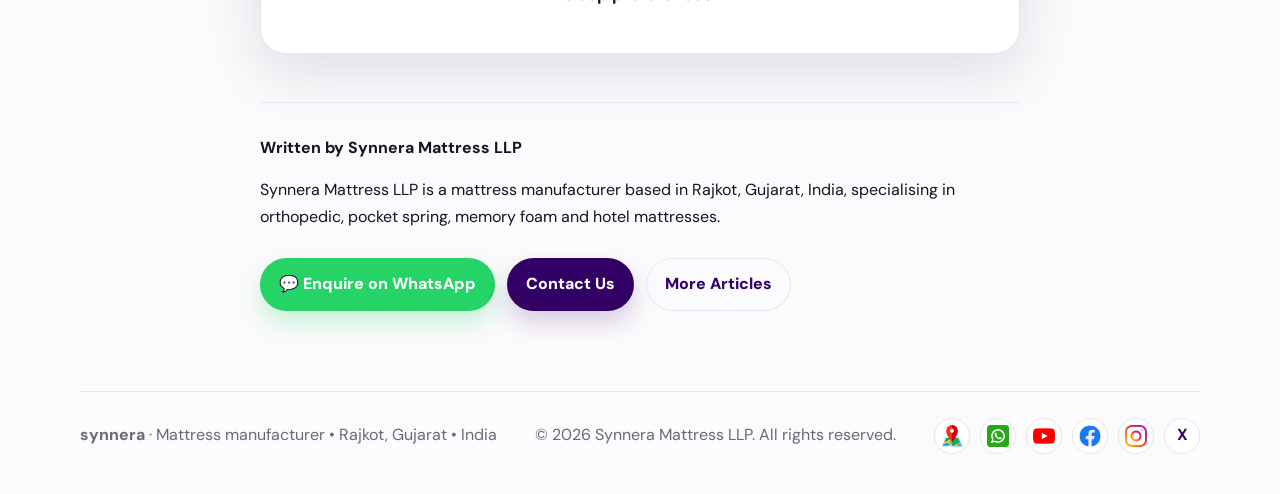
<file: blog/best-mattress-for-back-pain-relief.html>
<!doctype html>
<html lang="en">
<head>
  <meta charset="utf-8">
  <meta name="viewport" content="width=device-width,initial-scale=1">
  <meta name="theme-color" content="#330066">
  <title>Best Mattress for Back Pain Relief | Synnera</title>
  <meta name="description" content="Learn how the right mattress can help relieve back pain. Synnera explores orthopedic mattress features, support technology, and expert recommendations for choosing the best mattress.">
  <meta name="robots" content="index, follow">
  <link rel="canonical" href="https://www.synnera.com/blog/best-mattress-for-back-pain-relief.html">
  <meta property="og:title" content="Best Mattress for Back Pain Relief | Synnera">
  <meta property="og:description" content="Learn how the right mattress can help relieve back pain. Synnera explores orthopedic mattress features and expert recommendations.">
  <meta property="og:url" content="https://www.synnera.com/blog/best-mattress-for-back-pain-relief.html">
  <meta property="og:type" content="article">
  <meta property="og:site_name" content="Synnera">
  <meta property="og:image" content="https://www.synnera.com/assets/og-image.jpg">
  <meta property="og:image:width" content="1200">
  <meta property="og:image:height" content="630">
  <meta property="og:image:alt" content="Synnera - Let your Life Flow, mattress manufacturer in India">
  <meta name="twitter:card" content="summary_large_image">
  <meta name="twitter:title" content="Best Mattress for Back Pain Relief | Synnera">
  <meta name="twitter:description" content="Learn how the right mattress can help relieve back pain. Synnera explores orthopedic mattress features and expert recommendations.">
  <meta name="twitter:image" content="https://www.synnera.com/assets/og-image.jpg">
  <link rel="icon" type="image/svg+xml" href="/assets/synnera-logo.svg">
  <link rel="preconnect" href="https://fonts.googleapis.com">
  <link rel="preconnect" href="https://fonts.gstatic.com" crossorigin>
  <link href="https://fonts.googleapis.com/css2?family=DM+Sans:wght@400;500;600;700&family=Manrope:wght@500;600;700;800&display=swap" rel="stylesheet">
  <link rel="stylesheet" href="/styles.css">
  <script type="application/ld+json" id="ld-article">
  {
    "@context": "https://schema.org",
    "@type": "Article",
    "headline": "Best Mattress for Back Pain Relief: What Science Says and How to Choose the Right Mattress",
    "description": "Scientific research on mattress firmness and back pain. Learn why medium-firm mattresses often outperform very firm ones, and how Synnera orthopedic mattresses are designed for support and comfort.",
    "datePublished": "2026-10-11",
    "dateModified": "2026-10-11",
    "author": {
      "@type": "Organization",
      "name": "Synnera Mattress LLP",
      "url": "https://www.synnera.com/"
    },
    "publisher": {
      "@type": "Organization",
      "name": "Synnera Mattress LLP",
      "url": "https://www.synnera.com/",
      "logo": {
        "@type": "ImageObject",
        "url": "https://www.synnera.com/assets/synnera-logo.png"
      }
    },
    "mainEntityOfPage": {
      "@type": "WebPage",
      "@id": "https://www.synnera.com/blog/best-mattress-for-back-pain-relief.html"
    },
    "image": [
      "https://www.synnera.com/assets/og-image.jpg"
    ]
  }
  </script>
  <script type="application/ld+json">
  {
    "@context": "https://schema.org",
    "@type": "BreadcrumbList",
    "itemListElement": [
      {
        "@type": "ListItem",
        "position": 1,
        "name": "Home",
        "item": "https://www.synnera.com/"
      },
      {
        "@type": "ListItem",
        "position": 2,
        "name": "Blog",
        "item": "https://www.synnera.com/blog.html"
      },
      {
        "@type": "ListItem",
        "position": 3,
        "name": "Best Mattress for Back Pain Relief: What Science Says and How to Choose the Right Mattress",
        "item": "https://www.synnera.com/blog/best-mattress-for-back-pain-relief.html"
      }
    ]
  }
  </script>
</head>
<body>
  <div id="app"><div class="loading"><span></span><span></span><span></span></div></div>
  <script src="/app.js"></script>
</body>
</html>
</file>
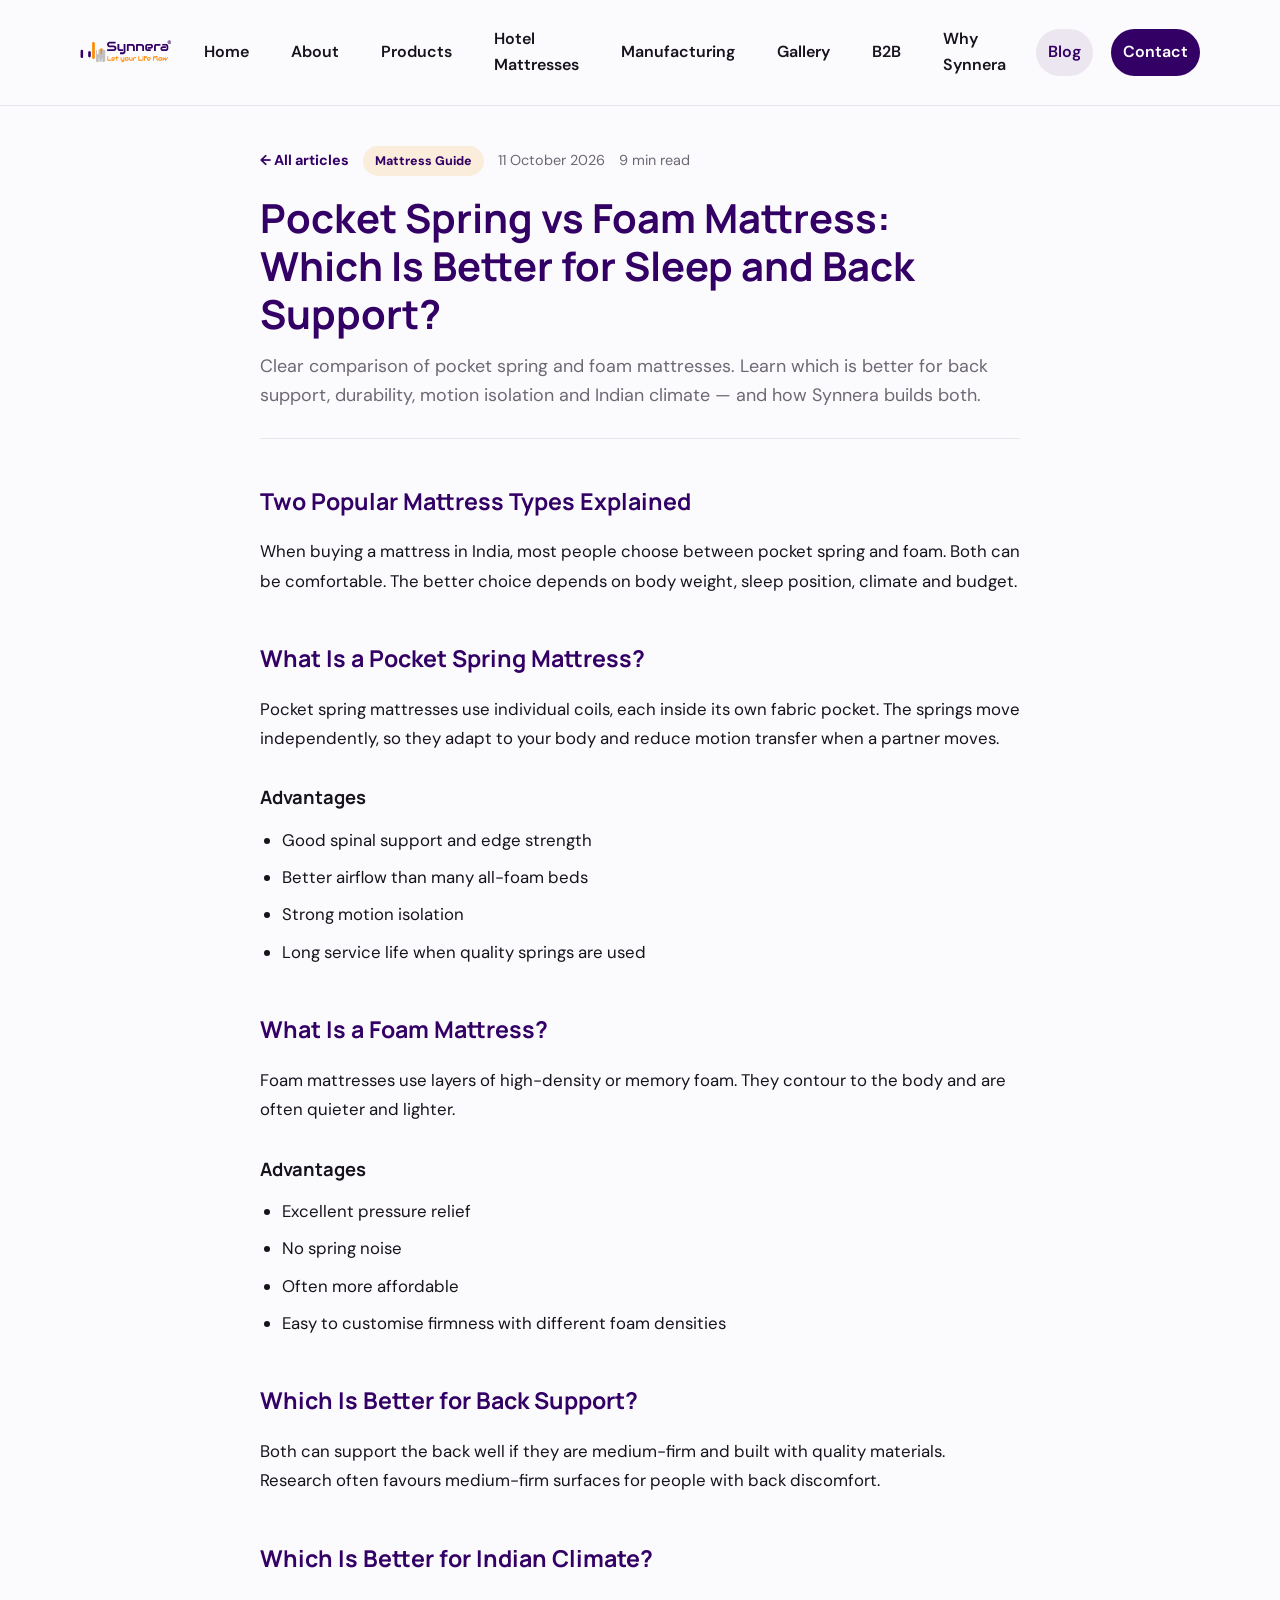
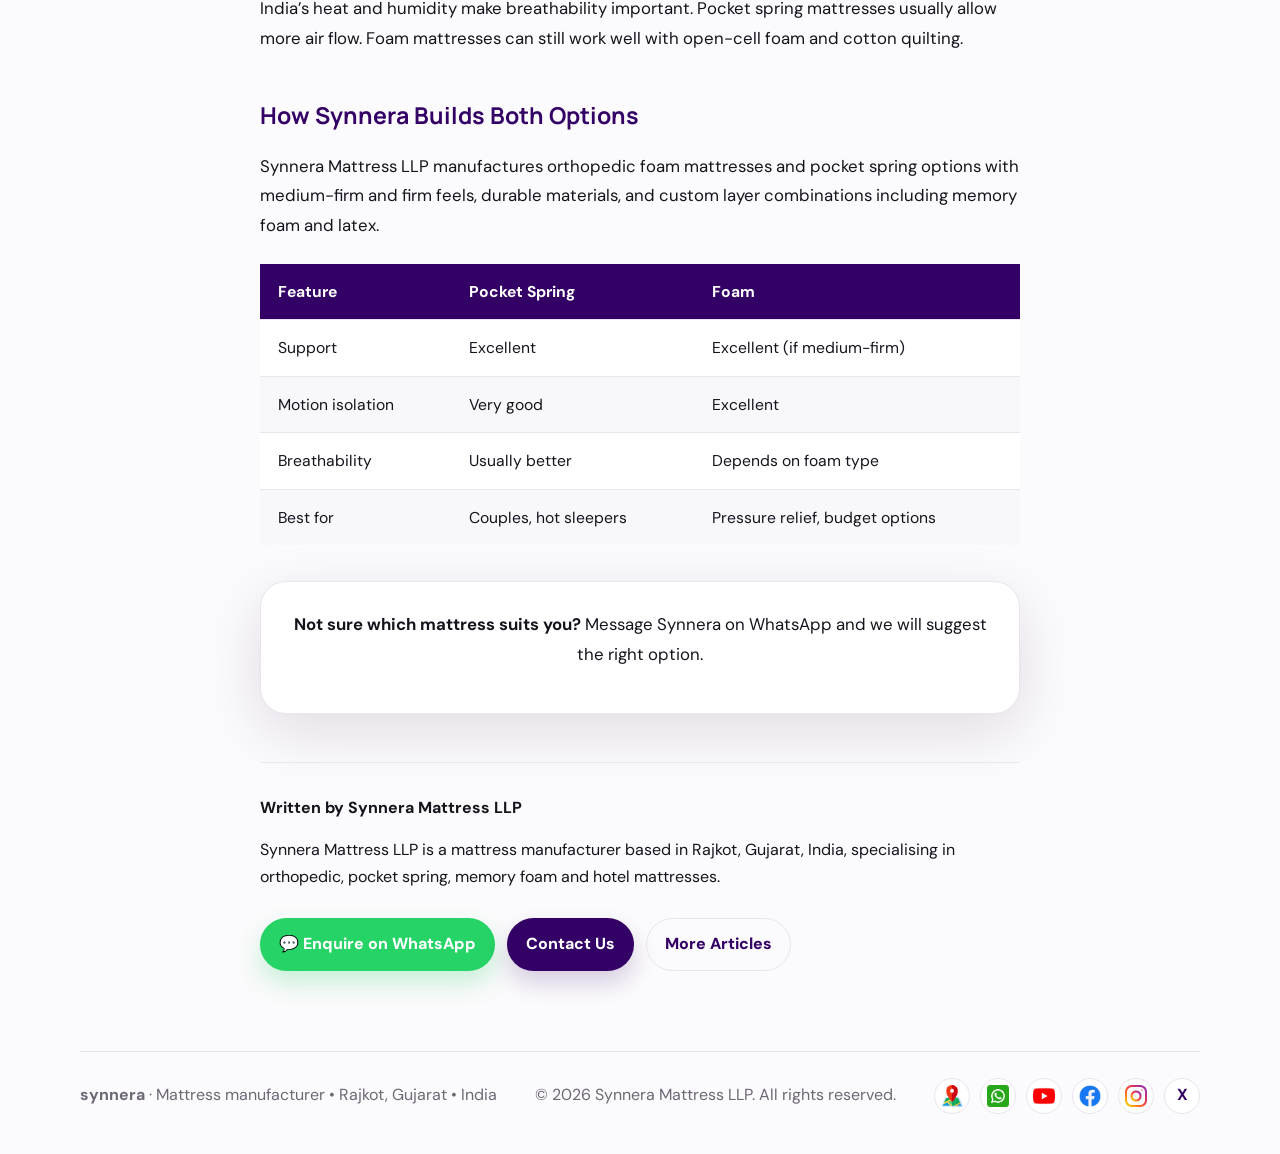
<file: blog/pocket-spring-vs-foam-mattress.html>
<!doctype html>
<html lang="en">
<head>
  <meta charset="utf-8">
  <meta name="viewport" content="width=device-width,initial-scale=1">
  <meta name="theme-color" content="#330066">
  <title>Pocket Spring vs Foam Mattress: Which Is Better | Synnera</title>
  <meta name="description" content="Compare pocket spring and foam mattresses to choose the best option for sleep quality, back support and Indian climate. Synnera manufactures both types with customization options.">
  <meta name="robots" content="index, follow">
  <link rel="canonical" href="https://www.synnera.com/blog/pocket-spring-vs-foam-mattress.html">
  <meta property="og:title" content="Pocket Spring vs Foam Mattress: Which Is Better | Synnera">
  <meta property="og:description" content="Understand the key differences between pocket spring and foam mattresses for back support, durability and day-to-day comfort.">
  <meta property="og:url" content="https://www.synnera.com/blog/pocket-spring-vs-foam-mattress.html">
  <meta property="og:type" content="article">
  <meta property="og:site_name" content="Synnera">
  <meta property="og:image" content="https://www.synnera.com/assets/og-image.jpg">
  <meta property="og:image:width" content="1200">
  <meta property="og:image:height" content="630">
  <meta property="og:image:alt" content="Synnera - Let your Life Flow, mattress manufacturer in India">
  <meta name="twitter:card" content="summary_large_image">
  <meta name="twitter:title" content="Pocket Spring vs Foam Mattress: Which Is Better | Synnera">
  <meta name="twitter:description" content="Understand the key differences between pocket spring and foam mattresses for back support, durability and day-to-day comfort.">
  <meta name="twitter:image" content="https://www.synnera.com/assets/og-image.jpg">
  <link rel="icon" type="image/svg+xml" href="/assets/synnera-logo.svg">
  <link rel="preconnect" href="https://fonts.googleapis.com">
  <link rel="preconnect" href="https://fonts.gstatic.com" crossorigin>
  <link href="https://fonts.googleapis.com/css2?family=DM+Sans:wght@400;500;600;700&family=Manrope:wght@500;600;700;800&display=swap" rel="stylesheet">
  <link rel="stylesheet" href="/styles.css">
  <script type="application/ld+json" id="ld-article">
  {
    "@context": "https://schema.org",
    "@type": "Article",
    "headline": "Pocket Spring vs Foam Mattress: Which Is Better for Sleep and Back Support?",
    "description": "Clear comparison of pocket spring and foam mattresses. Learn which is better for back support, durability, motion isolation and Indian climate — and how Synnera builds both.",
    "datePublished": "2026-10-11",
    "dateModified": "2026-10-11",
    "author": {
      "@type": "Organization",
      "name": "Synnera Mattress LLP",
      "url": "https://www.synnera.com/"
    },
    "publisher": {
      "@type": "Organization",
      "name": "Synnera Mattress LLP",
      "url": "https://www.synnera.com/",
      "logo": {
        "@type": "ImageObject",
        "url": "https://www.synnera.com/assets/synnera-logo.png"
      }
    },
    "mainEntityOfPage": {
      "@type": "WebPage",
      "@id": "https://www.synnera.com/blog/pocket-spring-vs-foam-mattress.html"
    },
    "image": [
      "https://www.synnera.com/assets/og-image.jpg"
    ]
  }
  </script>
  <script type="application/ld+json">
  {
    "@context": "https://schema.org",
    "@type": "BreadcrumbList",
    "itemListElement": [
      {
        "@type": "ListItem",
        "position": 1,
        "name": "Home",
        "item": "https://www.synnera.com/"
      },
      {
        "@type": "ListItem",
        "position": 2,
        "name": "Blog",
        "item": "https://www.synnera.com/blog.html"
      },
      {
        "@type": "ListItem",
        "position": 3,
        "name": "Pocket Spring vs Foam Mattress: Which Is Better for Sleep and Back Support?",
        "item": "https://www.synnera.com/blog/pocket-spring-vs-foam-mattress.html"
      }
    ]
  }
  </script>
</head>
<body>
  <div id="app"><div class="loading"><span></span><span></span><span></span></div></div>
  <script src="/app.js"></script>
</body>
</html>
</file>
<file: styles.css>
:root{--purple:#330066;--gold:#f4a126;--ink:#17131d;--muted:#6e6875;--paper:#fbfafc;--line:#e9e4ed;--white:#fff;--shadow:0 18px 60px rgba(31,14,52,.12);--radius:26px}
*{box-sizing:border-box}html{scroll-behavior:smooth}body{margin:0;background:var(--paper);color:var(--ink);font-family:"DM Sans",sans-serif;line-height:1.65}a{color:inherit;text-decoration:none}img{max-width:100%;display:block}input,textarea,button{font:inherit}.container{width:min(1120px,calc(100% - 32px));margin:0 auto}.nav{position:sticky;top:0;z-index:20;background:rgba(251,250,252,.9);backdrop-filter:blur(10px);border-bottom:1px solid var(--line)}.nav-inner{display:flex;align-items:center;justify-content:space-between;gap:20px;padding:16px 0}.brand-link{display:flex;align-items:center}.logo{width:130px;height:auto}.nav-links{display:flex;align-items:center;gap:18px}.nav-links a{padding:10px 12px;border-radius:999px;color:var(--ink);font-weight:600;transition:.2s}.nav-links a:hover,.nav-links a.active{background:rgba(51,0,102,.08);color:var(--purple)}.nav-cta{background:var(--purple);color:var(--white)!important}.hero,.page-intro,.about,.products,.manufacturing,.capabilities,.contact,.hotel-content,.hotel-contact,.why,.faq{padding:72px 0}.hero-grid,.about-grid,.manufacturing-grid,.cap-grid,.contact-grid,.hotel-grid{display:grid;grid-template-columns:1.05fr .95fr;gap:28px;align-items:center}.eyebrow{display:inline-block;font-size:.78rem;letter-spacing:.12em;text-transform:uppercase;color:var(--purple);font-weight:800;margin-bottom:12px}.section-head h1,.section-head h2,.hero h1,.hero h2,.page-intro h1,.page-intro h2{margin:0 0 14px;color:var(--purple);font-family:"Manrope",sans-serif;line-height:1.1}.hero h1,.page-intro h1{font-size:clamp(2.3rem,5vw,4rem)}.hero h2,.section-head h2{font-size:clamp(1.55rem,3vw,2.2rem);color:var(--ink)}.hero p,.section-head p,.page-intro p,.about p,.manufacturing p,.capabilities p,.contact p,.faq p,.hotel-content p,.why-card p{color:var(--muted);font-size:1.02rem}.hero-cta,.product-action,.contact-actions{display:flex;flex-wrap:wrap;gap:12px;margin-top:20px}.btn{display:inline-flex;align-items:center;justify-content:center;padding:12px 18px;border-radius:999px;border:1px solid transparent;font-weight:800;transition:.2s;cursor:pointer;text-decoration:none}.btn-primary{background:var(--purple);color:var(--white);box-shadow:0 12px 24px rgba(51,0,102,.18)}.btn-secondary{background:transparent;border-color:var(--line);color:var(--purple)}.btn-whatsapp{background:#25d366;color:#fff;box-shadow:0 12px 24px rgba(37,211,102,.24)}.product-grid,.why-grid,.faq-grid,.stats-grid,.steps-grid{display:grid;grid-template-columns:repeat(auto-fit,minmax(240px,1fr));gap:22px}.product-card,.why-card,.faq-item,.step,.stat{background:#fff;border:1px solid var(--line);border-radius:var(--radius);box-shadow:var(--shadow);overflow:hidden}.product-image{height:220px;overflow:hidden;border-bottom:1px solid var(--line)}.product-image img{width:100%;height:100%;object-fit:cover}.product-info{padding:20px}.product-category{display:inline-block;padding:6px 10px;border-radius:999px;background:rgba(244,161,38,.15);color:var(--purple);font-size:.8rem;font-weight:800;margin-bottom:10px}.product-card h3{margin:0 0 10px;font-size:1.25rem;color:var(--ink)}.product-card p{margin:0;color:var(--muted)}.product-features{list-style:none;padding:0;margin:14px 0 0;display:grid;gap:8px}.product-features li{position:relative;padding-left:18px;color:var(--ink)}.product-features li:before{content:"•";position:absolute;left:0;color:var(--gold);font-size:1.4rem;line-height:1}.product-action{padding:0 20px 20px}.steps-grid{grid-template-columns:repeat(auto-fit,minmax(220px,1fr))}.step{padding:20px}.step-number{font-size:1.8rem;font-weight:800;color:var(--gold);margin-bottom:8px}.step h3{margin:0 0 8px;font-size:1.1rem}.cap-list{list-style:none;padding:0;margin:20px 0;display:grid;gap:10px}.cap-list li{background:rgba(51,0,102,.04);padding:12px 14px;border-radius:14px;border:1px solid var(--line);color:var(--ink)}.why-card{padding:22px}.why-icon{width:40px;height:40px;border-radius:50%;display:grid;place-items:center;background:var(--purple);color:var(--white);font-size:1.2rem;font-weight:800;margin-bottom:16px}.stats-grid{margin-top:20px}.stat{padding:22px 18px;text-align:center}.stat-value{font-size:1.5rem;font-weight:800;color:var(--purple)}.stat-label{color:var(--muted);font-size:.95rem;margin-top:8px}.faq-grid{grid-template-columns:repeat(auto-fit,minmax(280px,1fr));align-items:start}.faq-item{padding:8px 16px}.faq-item summary{cursor:pointer;padding:14px 0;font-weight:700;color:var(--ink)}.faq-item details[open]{padding-bottom:10px}.faq-item p{margin:0 0 10px;padding-bottom:12px;color:var(--muted)}.contact-grid{grid-template-columns:1fr 1fr;align-items:start}.form-group{margin-bottom:16px}.form-group label{display:block;font-weight:700;margin-bottom:8px;color:var(--ink)}.form-group input,.form-group textarea{width:100%;padding:14px 16px;border:1px solid var(--line);border-radius:14px;background:var(--white);color:var(--ink)}.form-group textarea{min-height:140px;resize:vertical}.footer-inner{display:flex;flex-wrap:wrap;align-items:center;justify-content:space-between;gap:14px;padding:26px 0 40px;border-top:1px solid var(--line);color:var(--muted)}.footer-socials{display:flex;align-items:center;gap:10px}.footer-socials a{display:grid;place-items:center;width:36px;height:36px;border-radius:50%;background:var(--white);border:1px solid var(--line);color:var(--purple);font-weight:700;transition:.2s}.footer-socials a:hover{transform:translateY(-2px);box-shadow:0 6px 16px rgba(51,0,102,.18)}.footer-socials img{display:block;width:22px;height:22px}.menu{display:none;width:52px;height:52px;border:1px solid var(--line);background:#fff;border-radius:12px;cursor:pointer;padding:10px}.menu span{display:block;height:2px;width:100%;background:var(--purple);margin:6px 0;border-radius:999px}@media (max-width: 760px){.nav-links{display:none;position:absolute;top:100%;left:0;right:0;background:#fff;border-top:1px solid var(--line);padding:16px 16px 20px;flex-direction:column;align-items:stretch;box-shadow:0 18px 36px rgba(31,14,52,.08)}.nav-links.mobile-open{display:flex}.menu{display:block}.hero-grid,.about-grid,.manufacturing-grid,.cap-grid,.contact-grid,.hotel-grid{grid-template-columns:1fr}.hero,.page-intro,.about,.products,.manufacturing,.capabilities,.contact,.hotel-content,.hotel-contact,.why,.faq{padding:52px 0}.logo{width:110px}}

/* BLOG STYLES */
.blog-list { padding: 40px 0 80px; }
.blog-grid { display: grid; grid-template-columns: 1fr; gap: 28px; max-width: 820px; margin: 0 auto; }
.blog-card { background: #fff; border: 1px solid var(--line); border-radius: var(--radius); box-shadow: var(--shadow); padding: 28px 30px; transition: transform .2s, box-shadow .2s; }
.blog-card:hover { transform: translateY(-3px); box-shadow: 0 22px 50px rgba(31,14,52,.14); }
.blog-card-meta { display: flex; flex-wrap: wrap; gap: 12px; align-items: center; margin-bottom: 12px; font-size: .88rem; color: var(--muted); }
.blog-category { display: inline-block; padding: 5px 12px; border-radius: 999px; background: rgba(244,161,38,.15); color: var(--purple); font-size: .78rem; font-weight: 800; }
.blog-card-title { margin: 0 0 12px; font-family: "Manrope", sans-serif; font-size: 1.45rem; line-height: 1.3; color: var(--ink); }
.blog-card-title a { color: inherit; text-decoration: none; }
.blog-card-title a:hover { color: var(--purple); }
.blog-card-desc { margin: 0 0 16px; color: var(--muted); font-size: 1.02rem; line-height: 1.6; }
.blog-read-more { display: inline-flex; font-weight: 700; color: var(--purple); font-size: .95rem; }
.blog-read-more:hover { text-decoration: underline; }
.blog-post { padding: 40px 0 80px; }
.blog-post-container { max-width: 760px; }
.blog-post-header { margin-bottom: 36px; padding-bottom: 28px; border-bottom: 1px solid var(--line); }
.blog-post-meta { display: flex; flex-wrap: wrap; gap: 14px; align-items: center; margin-bottom: 18px; font-size: .9rem; color: var(--muted); }
.blog-back { font-weight: 700; color: var(--purple); }
.blog-post-header h1 { margin: 0 0 14px; font-family: "Manrope", sans-serif; font-size: clamp(1.8rem, 4vw, 2.5rem); line-height: 1.2; color: var(--purple); }
.blog-post-desc { margin: 0; font-size: 1.12rem; color: var(--muted); line-height: 1.6; }
.blog-post-content { font-size: 1.05rem; line-height: 1.75; color: var(--ink); }
.blog-post-content h2 { margin: 42px 0 16px; font-family: "Manrope", sans-serif; font-size: 1.45rem; color: var(--purple); }
.blog-post-content h3 { margin: 28px 0 12px; font-family: "Manrope", sans-serif; font-size: 1.15rem; color: var(--ink); }
.blog-post-content p { margin: 0 0 16px; }
.blog-post-content ul, .blog-post-content ol { margin: 0 0 20px; padding-left: 22px; }
.blog-post-content li { margin-bottom: 8px; }
.blog-post-content a { color: var(--purple); text-decoration: underline; }
.comparison-table { width: 100%; border-collapse: collapse; background: #fff; font-size: .98rem; margin: 24px 0; }
.comparison-table th { background: var(--purple); color: #fff; text-align: left; padding: 14px 18px; }
.comparison-table td { padding: 14px 18px; border-top: 1px solid var(--line); }
.comparison-table tr:nth-child(even) td { background: rgba(51,0,102,.03); }
.cta-box { background: #fff; border: 1px solid var(--line); border-radius: var(--radius); box-shadow: var(--shadow); padding: 28px 26px; margin: 36px 0 24px; text-align: center; }
.medical-disclaimer { background: rgba(244,161,38,.08); border-left: 4px solid var(--gold); padding: 16px 18px; margin: 32px 0 10px; font-size: .92rem; color: var(--muted); border-radius: 0 12px 12px 0; }
.blog-faq { display: grid; gap: 12px; margin: 20px 0 28px; }
.blog-post-footer { margin-top: 48px; padding-top: 32px; border-top: 1px solid var(--line); }
.blog-author { margin-bottom: 28px; }
.blog-cta-bottom { display: flex; flex-wrap: wrap; gap: 12px; }
@media (max-width: 760px) {
  .blog-card { padding: 22px 20px; }
  .blog-post-header h1 { font-size: 1.7rem; }
}

/* Inner-page H1 keeps the same look the page title had when it was an H2 */
.page-intro .page-title{margin:0 0 14px;font-family:"Manrope",sans-serif;line-height:1.1;font-size:clamp(1.55rem,3vw,2.2rem);color:var(--ink)}

/* Gallery page */
.gallery-videos,.gallery-photos,.gallery-cta{padding:56px 0}
.video-grid{display:grid;grid-template-columns:repeat(auto-fill,minmax(300px,1fr));gap:22px;margin-top:28px}
.video-card{background:var(--white);border:1px solid var(--line);border-radius:var(--radius);overflow:hidden;box-shadow:var(--shadow);display:flex;flex-direction:column}
.video-frame{position:relative;aspect-ratio:16/9;background:#000}
.video-frame iframe,.video-facade{position:absolute;inset:0;width:100%;height:100%;border:0}
.video-facade{padding:0;background:#000;cursor:pointer;overflow:hidden}
.video-facade img{width:100%;height:100%;object-fit:cover;opacity:.92;transition:.2s}
.video-facade:hover img,.video-facade:focus-visible img{opacity:1;transform:scale(1.02)}
.video-play{position:absolute;left:50%;top:50%;width:64px;height:64px;margin:-32px 0 0 -32px;border-radius:50%;background:var(--gold);box-shadow:0 8px 24px rgba(0,0,0,.35)}
.video-play::after{content:"";position:absolute;left:25px;top:19px;border-style:solid;border-width:13px 0 13px 21px;border-color:transparent transparent transparent var(--purple)}
.video-info{padding:18px 20px 22px}
.video-info h3{margin:0 0 8px;font-family:"Manrope",sans-serif;color:var(--purple);font-size:1.1rem;line-height:1.3}
.video-info p{margin:0 0 12px;color:var(--muted);font-size:.98rem}
.video-link{font-weight:700;color:var(--purple)}
.photo-grid{display:grid;grid-template-columns:repeat(auto-fill,minmax(240px,1fr));gap:18px;margin-top:28px}
.photo-card{margin:0;background:var(--white);border:1px solid var(--line);border-radius:18px;overflow:hidden}
.photo-open{display:block;width:100%;padding:0;border:0;background:none;cursor:zoom-in}
.photo-open img{width:100%;aspect-ratio:4/3;object-fit:cover}
.photo-card figcaption{padding:12px 14px;color:var(--muted);font-size:.92rem}
.lightbox{position:fixed;inset:0;z-index:100;display:grid;place-items:center;padding:20px;background:rgba(10,4,20,.88)}
.lightbox figure{margin:0;max-width:min(1100px,100%);max-height:100%;display:flex;flex-direction:column;align-items:center;gap:10px}
.lightbox img{max-width:100%;max-height:80vh;border-radius:12px;object-fit:contain}
.lightbox figcaption{color:var(--white);text-align:center}
.lightbox-close{position:absolute;top:14px;right:18px;width:44px;height:44px;border:0;border-radius:50%;background:var(--white);color:var(--purple);font-size:1.8rem;line-height:1;cursor:pointer}
</file>
